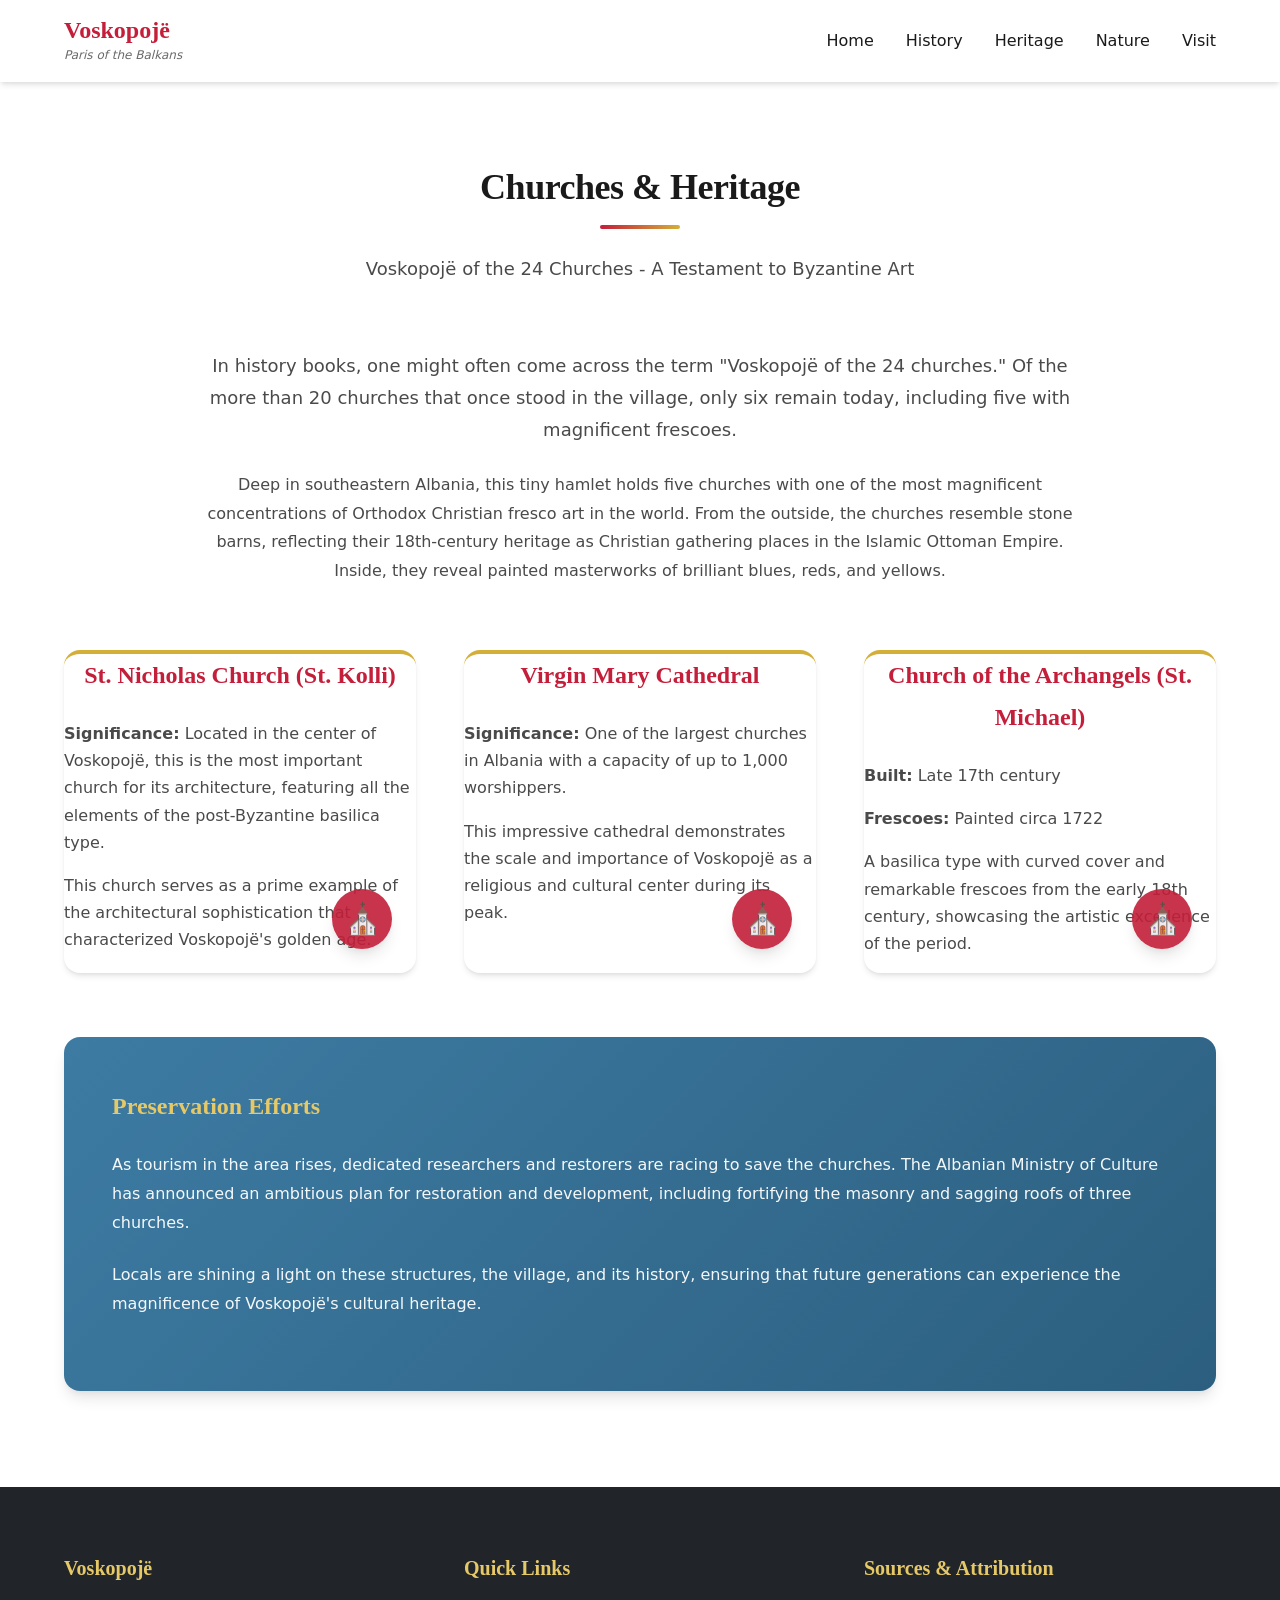
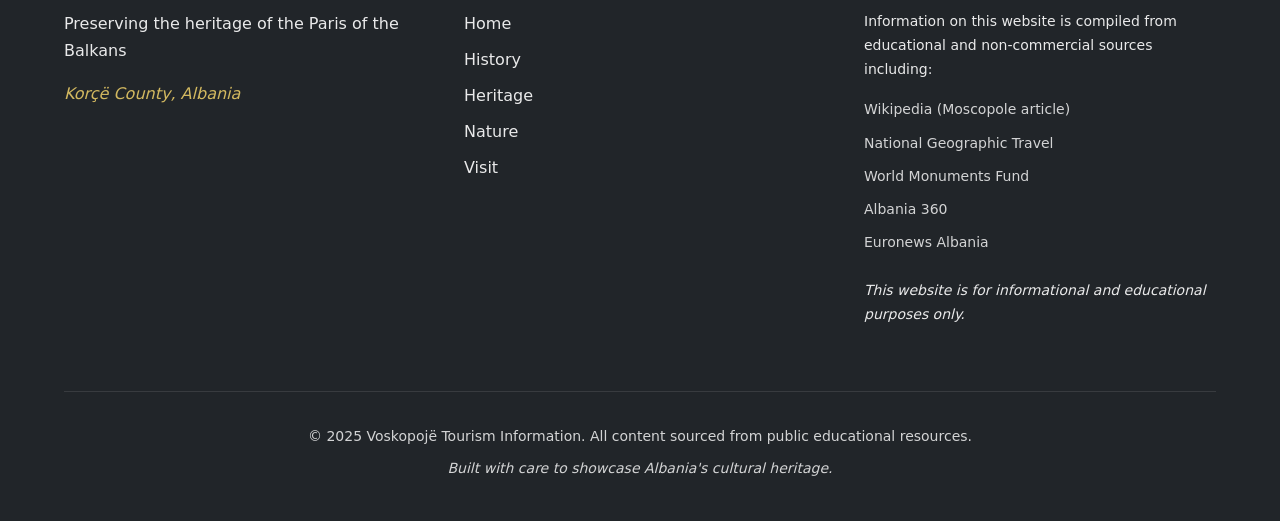
<file: heritage.html>
<!DOCTYPE html>
<html lang="en">
<head>
    <meta charset="UTF-8">
    <meta name="viewport" content="width=device-width, initial-scale=1.0">
    <meta http-equiv="X-UA-Compatible" content="IE=edge">

    <!-- Primary Meta Tags -->
    <title>Byzantine Heritage & Churches of Voskopojë | Albania</title>
    <meta name="title" content="Byzantine Heritage & Churches of Voskopojë">
    <meta name="description" content="Discover the magnificent Byzantine churches and frescoes of Voskopojë, featuring some of the world's most remarkable concentrations of Orthodox Christian art.">
    <meta name="keywords" content="Voskopoje churches, Byzantine frescoes, Albanian churches, Orthodox heritage, Byzantine art">
    <meta name="author" content="Voskopojë Tourism">
    <meta name="robots" content="index, follow">

    <link rel="stylesheet" href="css/styles.css">
</head>
<body>
    <!-- Skip to main content for accessibility -->
    <a href="#main-content" class="skip-to-main">Skip to main content</a>

    <!-- Navigation -->
    <nav class="navbar" role="navigation" aria-label="Main navigation">
        <div class="container">
            <div class="nav-brand">
                <h1 class="logo">Voskopojë</h1>
                <p class="tagline">Paris of the Balkans</p>
            </div>
            <button class="nav-toggle" aria-label="Toggle navigation menu" aria-expanded="false">
                <span class="hamburger"></span>
            </button>
            <ul class="nav-menu">
                <li><a href="index.html" class="nav-link">Home</a></li>
                <li><a href="history.html" class="nav-link">History</a></li>
                <li><a href="heritage.html" class="nav-link">Heritage</a></li>
                <li><a href="nature.html" class="nav-link">Nature</a></li>
                <li><a href="visit.html" class="nav-link">Visit</a></li>
            </ul>
        </div>
    </nav>

    <main id="main-content" style="margin-top: 70px;">
        <!-- Heritage Section -->
        <section id="heritage" class="section heritage-section">
            <div class="container">
                <div class="section-header">
                    <h2 class="section-title">Churches & Heritage</h2>
                    <div class="title-underline"></div>
                    <p class="section-subtitle">Voskopojë of the 24 Churches - A Testament to Byzantine Art</p>
                </div>

                <div class="heritage-intro">
                    <p class="lead">In history books, one might often come across the term "Voskopojë of the 24 churches." Of the more than 20 churches that once stood in the village, only six remain today, including five with magnificent frescoes.</p>

                    <p>Deep in southeastern Albania, this tiny hamlet holds five churches with one of the most magnificent concentrations of Orthodox Christian fresco art in the world. From the outside, the churches resemble stone barns, reflecting their 18th-century heritage as Christian gathering places in the Islamic Ottoman Empire. Inside, they reveal painted masterworks of brilliant blues, reds, and yellows.</p>
                </div>

                <div class="churches-grid">
                    <article class="church-card">
                        <div class="church-icon" aria-hidden="true">⛪</div>
                        <h3>St. Nicholas Church (St. Kolli)</h3>
                        <p><strong>Significance:</strong> Located in the center of Voskopojë, this is the most important church for its architecture, featuring all the elements of the post-Byzantine basilica type.</p>
                        <p>This church serves as a prime example of the architectural sophistication that characterized Voskopojë's golden age.</p>
                    </article>

                    <article class="church-card">
                        <div class="church-icon" aria-hidden="true">⛪</div>
                        <h3>Virgin Mary Cathedral</h3>
                        <p><strong>Significance:</strong> One of the largest churches in Albania with a capacity of up to 1,000 worshippers.</p>
                        <p>This impressive cathedral demonstrates the scale and importance of Voskopojë as a religious and cultural center during its peak.</p>
                    </article>

                    <article class="church-card">
                        <div class="church-icon" aria-hidden="true">⛪</div>
                        <h3>Church of the Archangels (St. Michael)</h3>
                        <p><strong>Built:</strong> Late 17th century</p>
                        <p><strong>Frescoes:</strong> Painted circa 1722</p>
                        <p>A basilica type with curved cover and remarkable frescoes from the early 18th century, showcasing the artistic excellence of the period.</p>
                    </article>
                </div>

                <div class="heritage-preservation">
                    <h3>Preservation Efforts</h3>
                    <p>As tourism in the area rises, dedicated researchers and restorers are racing to save the churches. The Albanian Ministry of Culture has announced an ambitious plan for restoration and development, including fortifying the masonry and sagging roofs of three churches.</p>

                    <p>Locals are shining a light on these structures, the village, and its history, ensuring that future generations can experience the magnificence of Voskopojë's cultural heritage.</p>
                </div>
            </div>
        </section>
    </main>

    <!-- Footer -->
    <footer class="footer" role="contentinfo">
        <div class="container">
            <div class="footer-grid">
                <div class="footer-section">
                    <h3>Voskopojë</h3>
                    <p>Preserving the heritage of the Paris of the Balkans</p>
                    <p class="footer-location">Korçë County, Albania</p>
                </div>

                <div class="footer-section">
                    <h3>Quick Links</h3>
                    <ul class="footer-links">
                        <li><a href="index.html">Home</a></li>
                        <li><a href="history.html">History</a></li>
                        <li><a href="heritage.html">Heritage</a></li>
                        <li><a href="nature.html">Nature</a></li>
                        <li><a href="visit.html">Visit</a></li>
                    </ul>
                </div>

                <div class="footer-section">
                    <h3>Sources & Attribution</h3>
                    <p class="sources">Information on this website is compiled from educational and non-commercial sources including:</p>
                    <ul class="sources-list">
                        <li>Wikipedia (Moscopole article)</li>
                        <li>National Geographic Travel</li>
                        <li>World Monuments Fund</li>
                        <li>Albania 360</li>
                        <li>Euronews Albania</li>
                    </ul>
                    <p class="disclaimer">This website is for informational and educational purposes only.</p>
                </div>
            </div>

            <div class="footer-bottom">
                <p>&copy; 2025 Voskopojë Tourism Information. All content sourced from public educational resources.</p>
                <p class="attribution">Built with care to showcase Albania's cultural heritage.</p>
            </div>
        </div>
    </footer>

    <!-- Back to Top Button -->
    <button id="back-to-top" class="back-to-top" aria-label="Back to top" title="Back to top">
        <span class="arrow-up">↑</span>
    </button>

    <script src="js/main.js"></script>
</body>
</html>
</file>
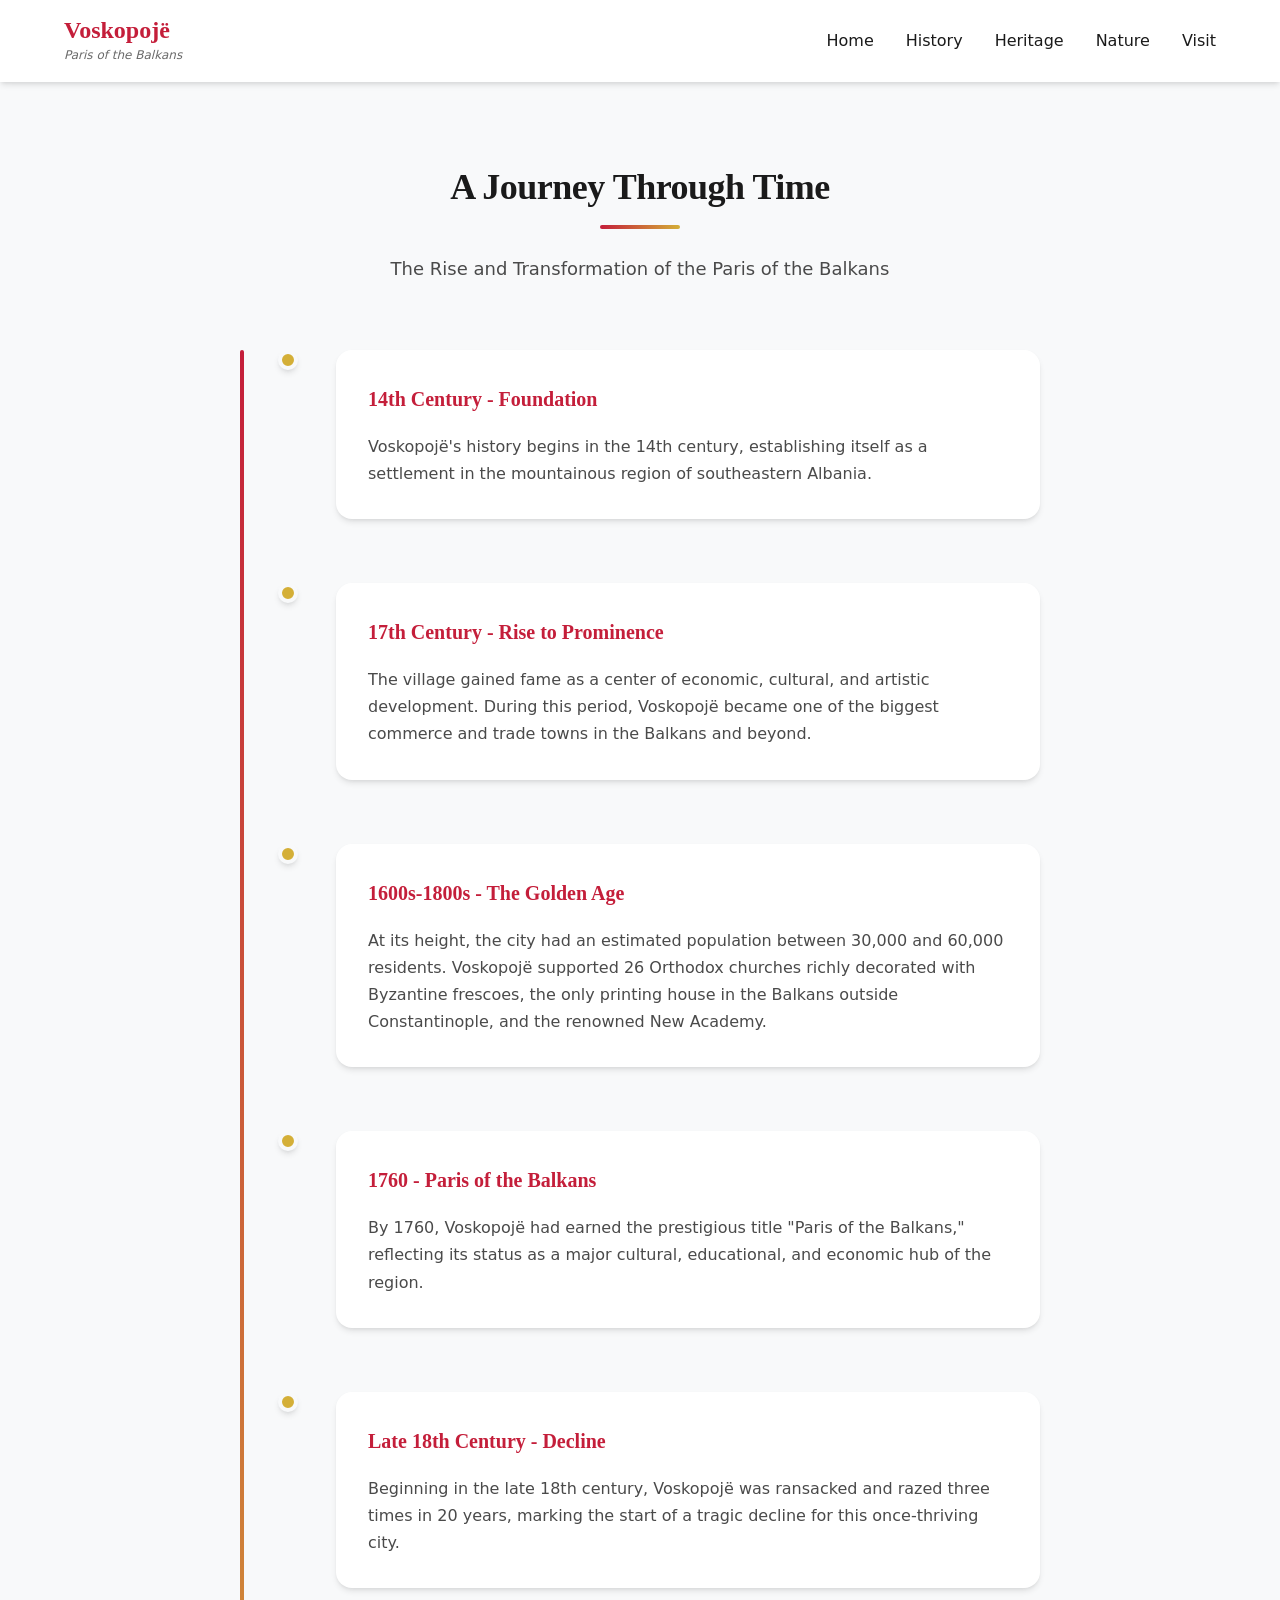
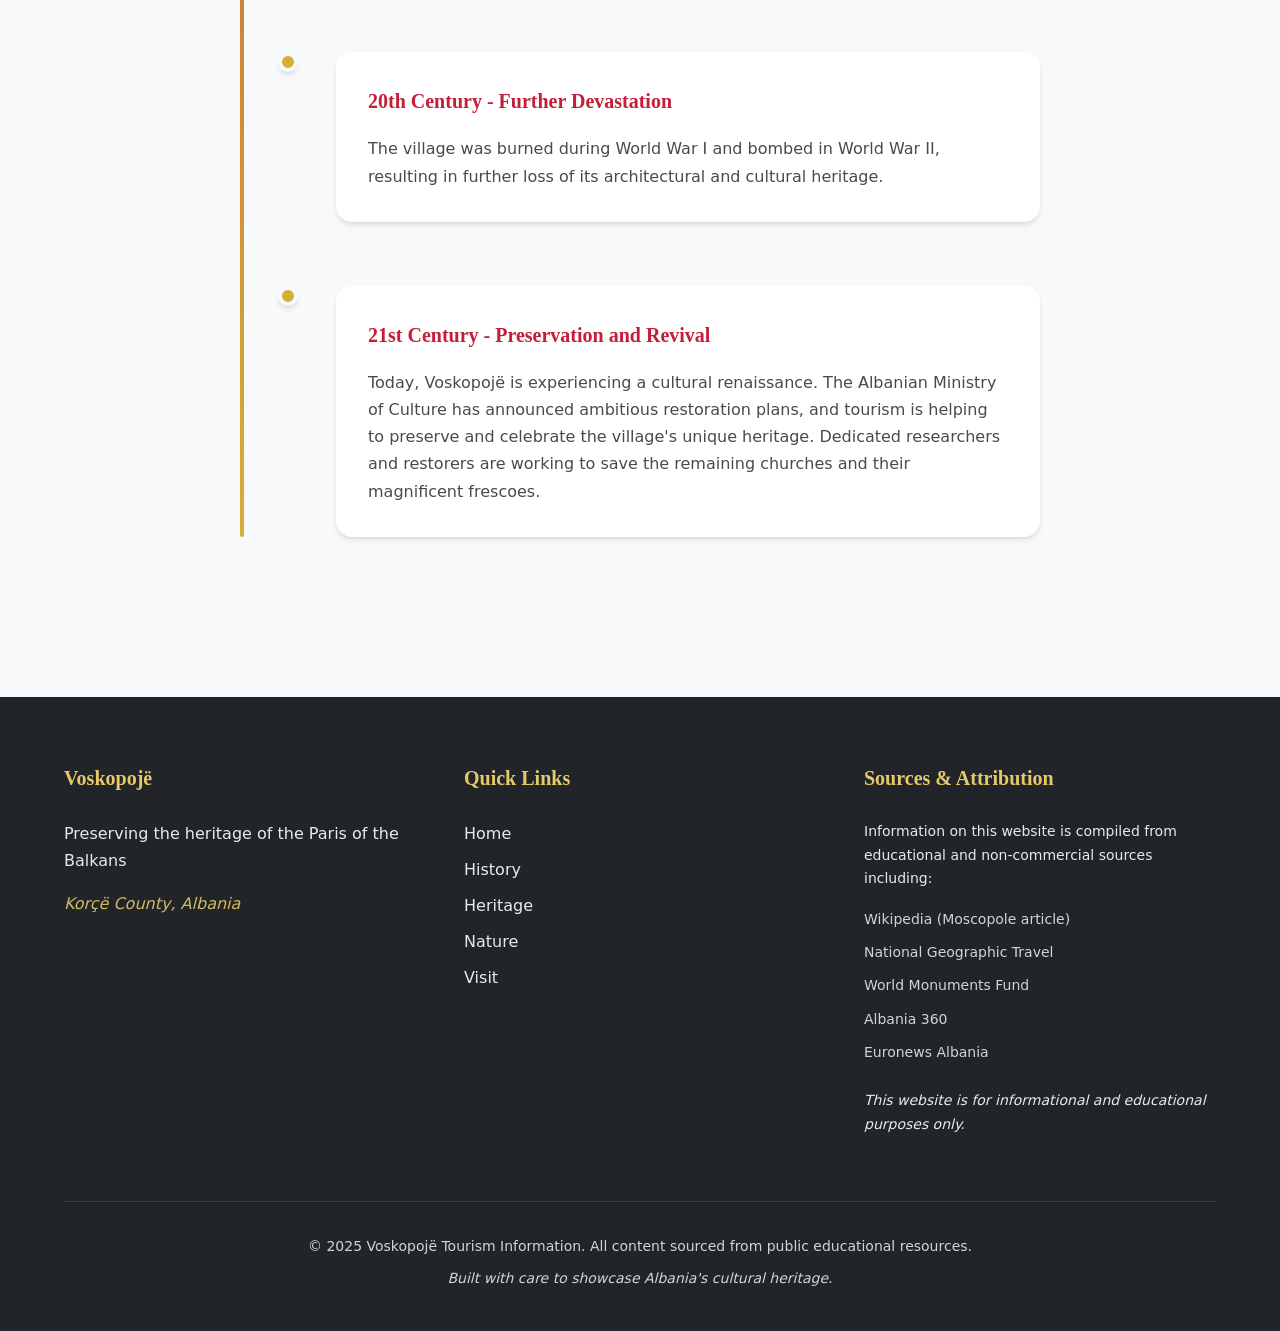
<file: history.html>
<!DOCTYPE html>
<html lang="en">
<head>
    <meta charset="UTF-8">
    <meta name="viewport" content="width=device-width, initial-scale=1.0">
    <meta http-equiv="X-UA-Compatible" content="IE=edge">

    <!-- Primary Meta Tags -->
    <title>History of Voskopojë - The Paris of the Balkans | Albania</title>
    <meta name="title" content="History of Voskopojë - The Paris of the Balkans">
    <meta name="description" content="Explore the fascinating history of Voskopojë, from its 14th century origins to its golden age as the 'Paris of the Balkans' and its modern revival.">
    <meta name="keywords" content="Voskopoje history, Moscopole history, Albanian heritage, Balkans history, Byzantine culture">
    <meta name="author" content="Voskopojë Tourism">
    <meta name="robots" content="index, follow">

    <link rel="stylesheet" href="css/styles.css">
</head>
<body>
    <!-- Skip to main content for accessibility -->
    <a href="#main-content" class="skip-to-main">Skip to main content</a>

    <!-- Navigation -->
    <nav class="navbar" role="navigation" aria-label="Main navigation">
        <div class="container">
            <div class="nav-brand">
                <h1 class="logo">Voskopojë</h1>
                <p class="tagline">Paris of the Balkans</p>
            </div>
            <button class="nav-toggle" aria-label="Toggle navigation menu" aria-expanded="false">
                <span class="hamburger"></span>
            </button>
            <ul class="nav-menu">
                <li><a href="index.html" class="nav-link">Home</a></li>
                <li><a href="history.html" class="nav-link">History</a></li>
                <li><a href="heritage.html" class="nav-link">Heritage</a></li>
                <li><a href="nature.html" class="nav-link">Nature</a></li>
                <li><a href="visit.html" class="nav-link">Visit</a></li>
            </ul>
        </div>
    </nav>

    <main id="main-content" style="margin-top: 70px;">
        <!-- History Section -->
        <section id="history" class="section history-section">
            <div class="container">
                <div class="section-header">
                    <h2 class="section-title">A Journey Through Time</h2>
                    <div class="title-underline"></div>
                    <p class="section-subtitle">The Rise and Transformation of the Paris of the Balkans</p>
                </div>

                <div class="timeline">
                    <article class="timeline-item">
                        <div class="timeline-marker"></div>
                        <div class="timeline-content">
                            <h3 class="timeline-title">14th Century - Foundation</h3>
                            <p>Voskopojë's history begins in the 14th century, establishing itself as a settlement in the mountainous region of southeastern Albania.</p>
                        </div>
                    </article>

                    <article class="timeline-item">
                        <div class="timeline-marker"></div>
                        <div class="timeline-content">
                            <h3 class="timeline-title">17th Century - Rise to Prominence</h3>
                            <p>The village gained fame as a center of economic, cultural, and artistic development. During this period, Voskopojë became one of the biggest commerce and trade towns in the Balkans and beyond.</p>
                        </div>
                    </article>

                    <article class="timeline-item">
                        <div class="timeline-marker"></div>
                        <div class="timeline-content">
                            <h3 class="timeline-title">1600s-1800s - The Golden Age</h3>
                            <p>At its height, the city had an estimated population between 30,000 and 60,000 residents. Voskopojë supported 26 Orthodox churches richly decorated with Byzantine frescoes, the only printing house in the Balkans outside Constantinople, and the renowned New Academy.</p>
                        </div>
                    </article>

                    <article class="timeline-item">
                        <div class="timeline-marker"></div>
                        <div class="timeline-content">
                            <h3 class="timeline-title">1760 - Paris of the Balkans</h3>
                            <p>By 1760, Voskopojë had earned the prestigious title "Paris of the Balkans," reflecting its status as a major cultural, educational, and economic hub of the region.</p>
                        </div>
                    </article>

                    <article class="timeline-item">
                        <div class="timeline-marker"></div>
                        <div class="timeline-content">
                            <h3 class="timeline-title">Late 18th Century - Decline</h3>
                            <p>Beginning in the late 18th century, Voskopojë was ransacked and razed three times in 20 years, marking the start of a tragic decline for this once-thriving city.</p>
                        </div>
                    </article>

                    <article class="timeline-item">
                        <div class="timeline-marker"></div>
                        <div class="timeline-content">
                            <h3 class="timeline-title">20th Century - Further Devastation</h3>
                            <p>The village was burned during World War I and bombed in World War II, resulting in further loss of its architectural and cultural heritage.</p>
                        </div>
                    </article>

                    <article class="timeline-item">
                        <div class="timeline-marker"></div>
                        <div class="timeline-content">
                            <h3 class="timeline-title">21st Century - Preservation and Revival</h3>
                            <p>Today, Voskopojë is experiencing a cultural renaissance. The Albanian Ministry of Culture has announced ambitious restoration plans, and tourism is helping to preserve and celebrate the village's unique heritage. Dedicated researchers and restorers are working to save the remaining churches and their magnificent frescoes.</p>
                        </div>
                    </article>
                </div>
            </div>
        </section>
    </main>

    <!-- Footer -->
    <footer class="footer" role="contentinfo">
        <div class="container">
            <div class="footer-grid">
                <div class="footer-section">
                    <h3>Voskopojë</h3>
                    <p>Preserving the heritage of the Paris of the Balkans</p>
                    <p class="footer-location">Korçë County, Albania</p>
                </div>

                <div class="footer-section">
                    <h3>Quick Links</h3>
                    <ul class="footer-links">
                        <li><a href="index.html">Home</a></li>
                        <li><a href="history.html">History</a></li>
                        <li><a href="heritage.html">Heritage</a></li>
                        <li><a href="nature.html">Nature</a></li>
                        <li><a href="visit.html">Visit</a></li>
                    </ul>
                </div>

                <div class="footer-section">
                    <h3>Sources & Attribution</h3>
                    <p class="sources">Information on this website is compiled from educational and non-commercial sources including:</p>
                    <ul class="sources-list">
                        <li>Wikipedia (Moscopole article)</li>
                        <li>National Geographic Travel</li>
                        <li>World Monuments Fund</li>
                        <li>Albania 360</li>
                        <li>Euronews Albania</li>
                    </ul>
                    <p class="disclaimer">This website is for informational and educational purposes only.</p>
                </div>
            </div>

            <div class="footer-bottom">
                <p>&copy; 2025 Voskopojë Tourism Information. All content sourced from public educational resources.</p>
                <p class="attribution">Built with care to showcase Albania's cultural heritage.</p>
            </div>
        </div>
    </footer>

    <!-- Back to Top Button -->
    <button id="back-to-top" class="back-to-top" aria-label="Back to top" title="Back to top">
        <span class="arrow-up">↑</span>
    </button>

    <script src="js/main.js"></script>
</body>
</html>
</file>
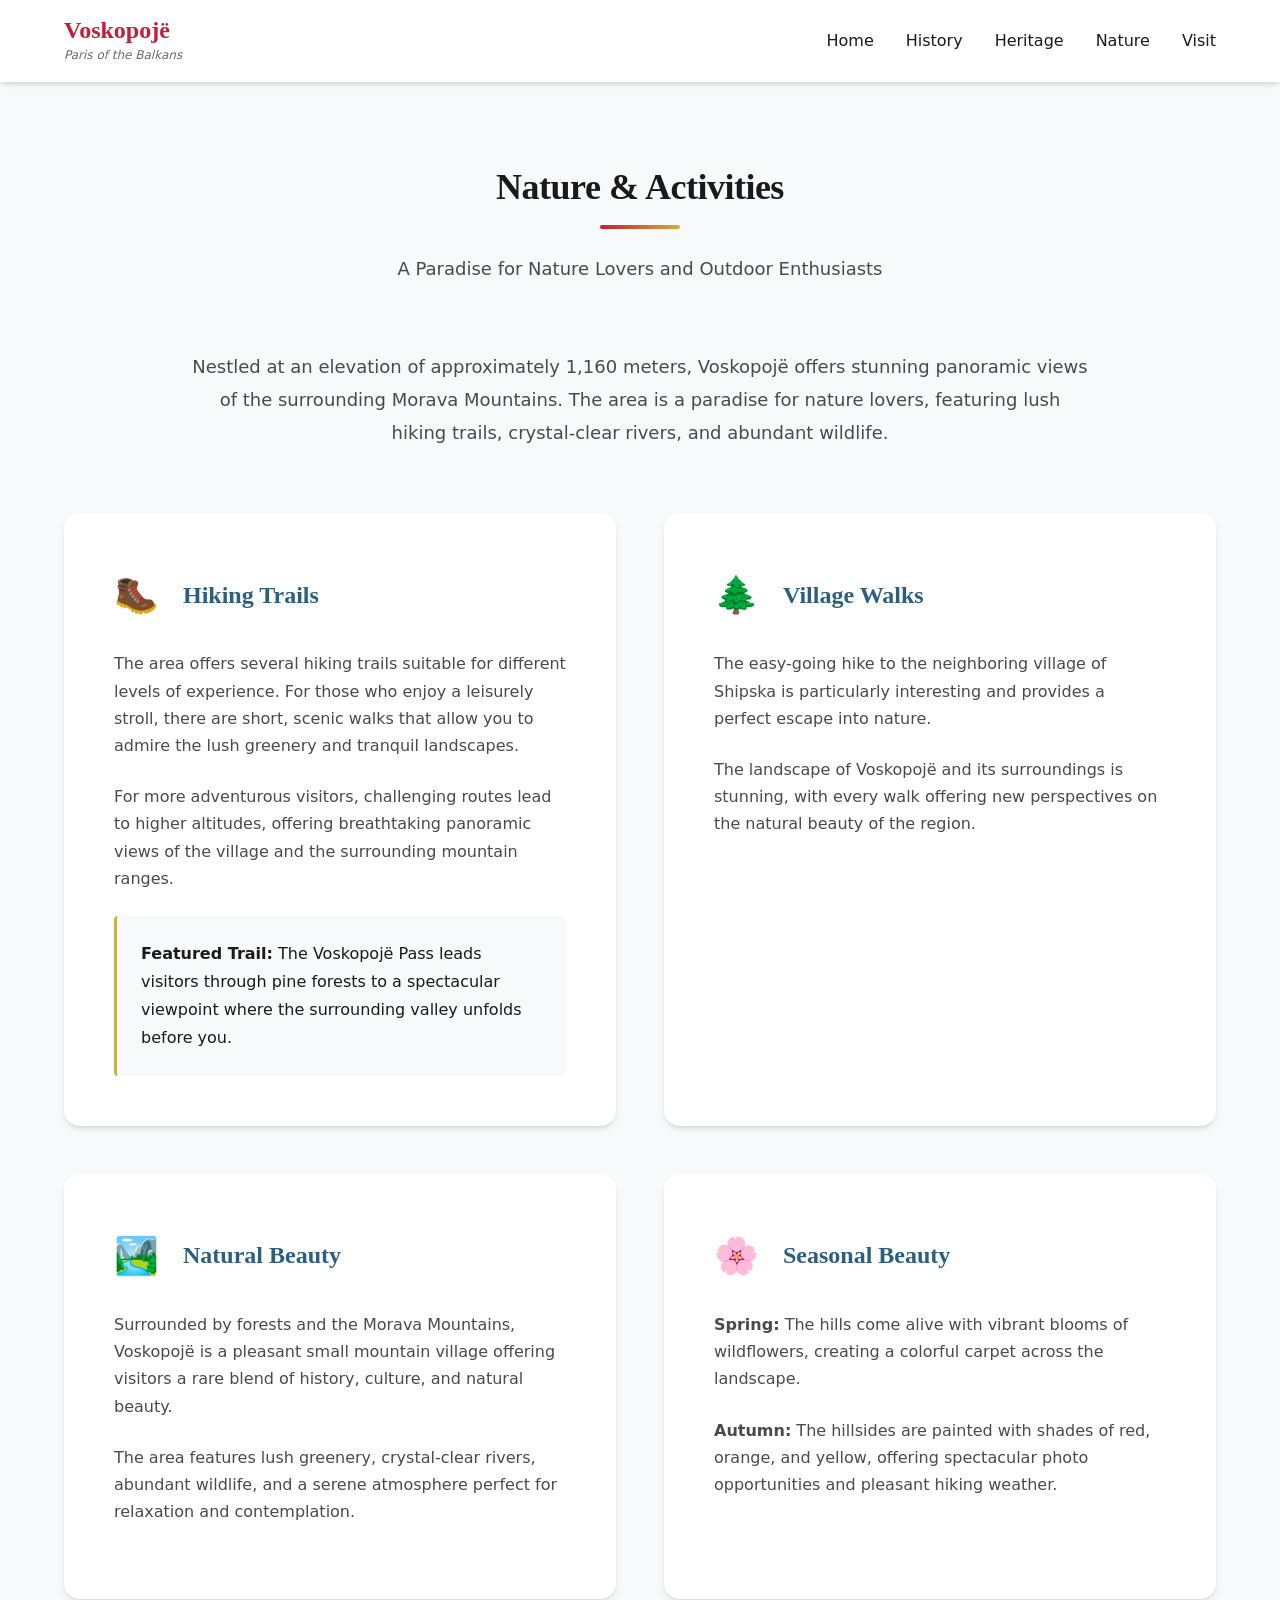
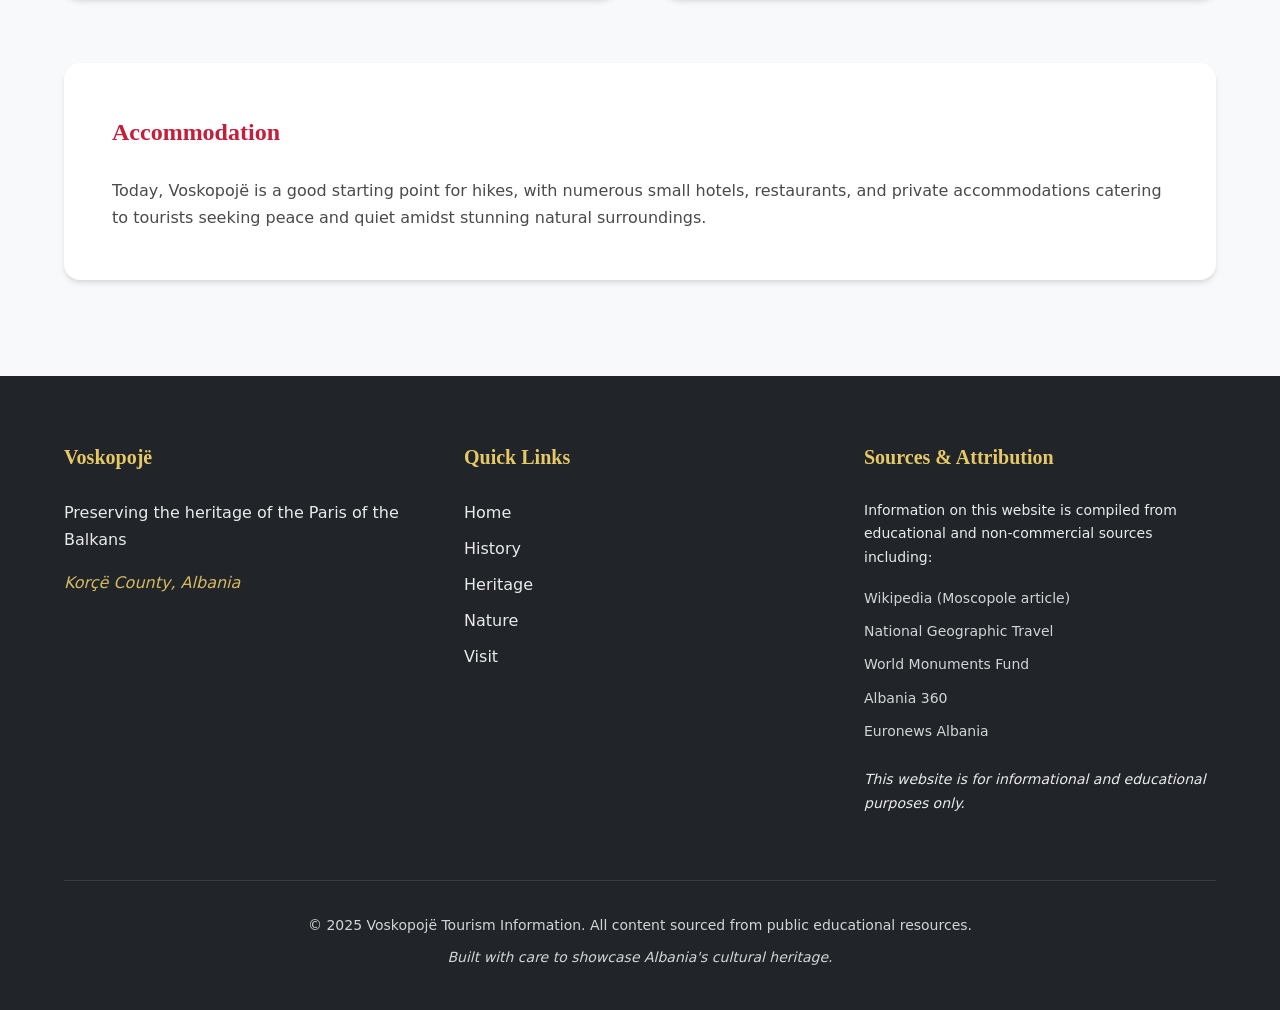
<file: nature.html>
<!DOCTYPE html>
<html lang="en">
<head>
    <meta charset="UTF-8">
    <meta name="viewport" content="width=device-width, initial-scale=1.0">
    <meta http-equiv="X-UA-Compatible" content="IE=edge">

    <!-- Primary Meta Tags -->
    <title>Nature & Activities in Voskopojë | Hiking & Mountain Adventures</title>
    <meta name="title" content="Nature & Activities in Voskopojë">
    <meta name="description" content="Explore the natural beauty of Voskopojë with hiking trails, mountain scenery, and outdoor activities in the Morava Mountains of Albania.">
    <meta name="keywords" content="Voskopoje hiking, Albania nature, Morava Mountains, outdoor activities Albania, mountain trails">
    <meta name="author" content="Voskopojë Tourism">
    <meta name="robots" content="index, follow">

    <link rel="stylesheet" href="css/styles.css">
</head>
<body>
    <!-- Skip to main content for accessibility -->
    <a href="#main-content" class="skip-to-main">Skip to main content</a>

    <!-- Navigation -->
    <nav class="navbar" role="navigation" aria-label="Main navigation">
        <div class="container">
            <div class="nav-brand">
                <h1 class="logo">Voskopojë</h1>
                <p class="tagline">Paris of the Balkans</p>
            </div>
            <button class="nav-toggle" aria-label="Toggle navigation menu" aria-expanded="false">
                <span class="hamburger"></span>
            </button>
            <ul class="nav-menu">
                <li><a href="index.html" class="nav-link">Home</a></li>
                <li><a href="history.html" class="nav-link">History</a></li>
                <li><a href="heritage.html" class="nav-link">Heritage</a></li>
                <li><a href="nature.html" class="nav-link">Nature</a></li>
                <li><a href="visit.html" class="nav-link">Visit</a></li>
            </ul>
        </div>
    </nav>

    <main id="main-content" style="margin-top: 70px;">
        <!-- Nature & Activities Section -->
        <section id="nature" class="section nature-section">
            <div class="container">
                <div class="section-header">
                    <h2 class="section-title">Nature & Activities</h2>
                    <div class="title-underline"></div>
                    <p class="section-subtitle">A Paradise for Nature Lovers and Outdoor Enthusiasts</p>
                </div>

                <div class="nature-intro">
                    <p class="lead">Nestled at an elevation of approximately 1,160 meters, Voskopojë offers stunning panoramic views of the surrounding Morava Mountains. The area is a paradise for nature lovers, featuring lush hiking trails, crystal-clear rivers, and abundant wildlife.</p>
                </div>

                <div class="activities-grid">
                    <article class="activity-card">
                        <div class="activity-header">
                            <span class="activity-icon" aria-hidden="true">🥾</span>
                            <h3>Hiking Trails</h3>
                        </div>
                        <p>The area offers several hiking trails suitable for different levels of experience. For those who enjoy a leisurely stroll, there are short, scenic walks that allow you to admire the lush greenery and tranquil landscapes.</p>
                        <p>For more adventurous visitors, challenging routes lead to higher altitudes, offering breathtaking panoramic views of the village and the surrounding mountain ranges.</p>
                        <div class="activity-highlight">
                            <strong>Featured Trail:</strong> The Voskopojë Pass leads visitors through pine forests to a spectacular viewpoint where the surrounding valley unfolds before you.
                        </div>
                    </article>

                    <article class="activity-card">
                        <div class="activity-header">
                            <span class="activity-icon" aria-hidden="true">🌲</span>
                            <h3>Village Walks</h3>
                        </div>
                        <p>The easy-going hike to the neighboring village of Shipska is particularly interesting and provides a perfect escape into nature.</p>
                        <p>The landscape of Voskopojë and its surroundings is stunning, with every walk offering new perspectives on the natural beauty of the region.</p>
                    </article>

                    <article class="activity-card">
                        <div class="activity-header">
                            <span class="activity-icon" aria-hidden="true">🏞️</span>
                            <h3>Natural Beauty</h3>
                        </div>
                        <p>Surrounded by forests and the Morava Mountains, Voskopojë is a pleasant small mountain village offering visitors a rare blend of history, culture, and natural beauty.</p>
                        <p>The area features lush greenery, crystal-clear rivers, abundant wildlife, and a serene atmosphere perfect for relaxation and contemplation.</p>
                    </article>

                    <article class="activity-card">
                        <div class="activity-header">
                            <span class="activity-icon" aria-hidden="true">🌸</span>
                            <h3>Seasonal Beauty</h3>
                        </div>
                        <p><strong>Spring:</strong> The hills come alive with vibrant blooms of wildflowers, creating a colorful carpet across the landscape.</p>
                        <p><strong>Autumn:</strong> The hillsides are painted with shades of red, orange, and yellow, offering spectacular photo opportunities and pleasant hiking weather.</p>
                    </article>
                </div>

                <div class="accommodation-info">
                    <h3>Accommodation</h3>
                    <p>Today, Voskopojë is a good starting point for hikes, with numerous small hotels, restaurants, and private accommodations catering to tourists seeking peace and quiet amidst stunning natural surroundings.</p>
                </div>
            </div>
        </section>
    </main>

    <!-- Footer -->
    <footer class="footer" role="contentinfo">
        <div class="container">
            <div class="footer-grid">
                <div class="footer-section">
                    <h3>Voskopojë</h3>
                    <p>Preserving the heritage of the Paris of the Balkans</p>
                    <p class="footer-location">Korçë County, Albania</p>
                </div>

                <div class="footer-section">
                    <h3>Quick Links</h3>
                    <ul class="footer-links">
                        <li><a href="index.html">Home</a></li>
                        <li><a href="history.html">History</a></li>
                        <li><a href="heritage.html">Heritage</a></li>
                        <li><a href="nature.html">Nature</a></li>
                        <li><a href="visit.html">Visit</a></li>
                    </ul>
                </div>

                <div class="footer-section">
                    <h3>Sources & Attribution</h3>
                    <p class="sources">Information on this website is compiled from educational and non-commercial sources including:</p>
                    <ul class="sources-list">
                        <li>Wikipedia (Moscopole article)</li>
                        <li>National Geographic Travel</li>
                        <li>World Monuments Fund</li>
                        <li>Albania 360</li>
                        <li>Euronews Albania</li>
                    </ul>
                    <p class="disclaimer">This website is for informational and educational purposes only.</p>
                </div>
            </div>

            <div class="footer-bottom">
                <p>&copy; 2025 Voskopojë Tourism Information. All content sourced from public educational resources.</p>
                <p class="attribution">Built with care to showcase Albania's cultural heritage.</p>
            </div>
        </div>
    </footer>

    <!-- Back to Top Button -->
    <button id="back-to-top" class="back-to-top" aria-label="Back to top" title="Back to top">
        <span class="arrow-up">↑</span>
    </button>

    <script src="js/main.js"></script>
</body>
</html>
</file>
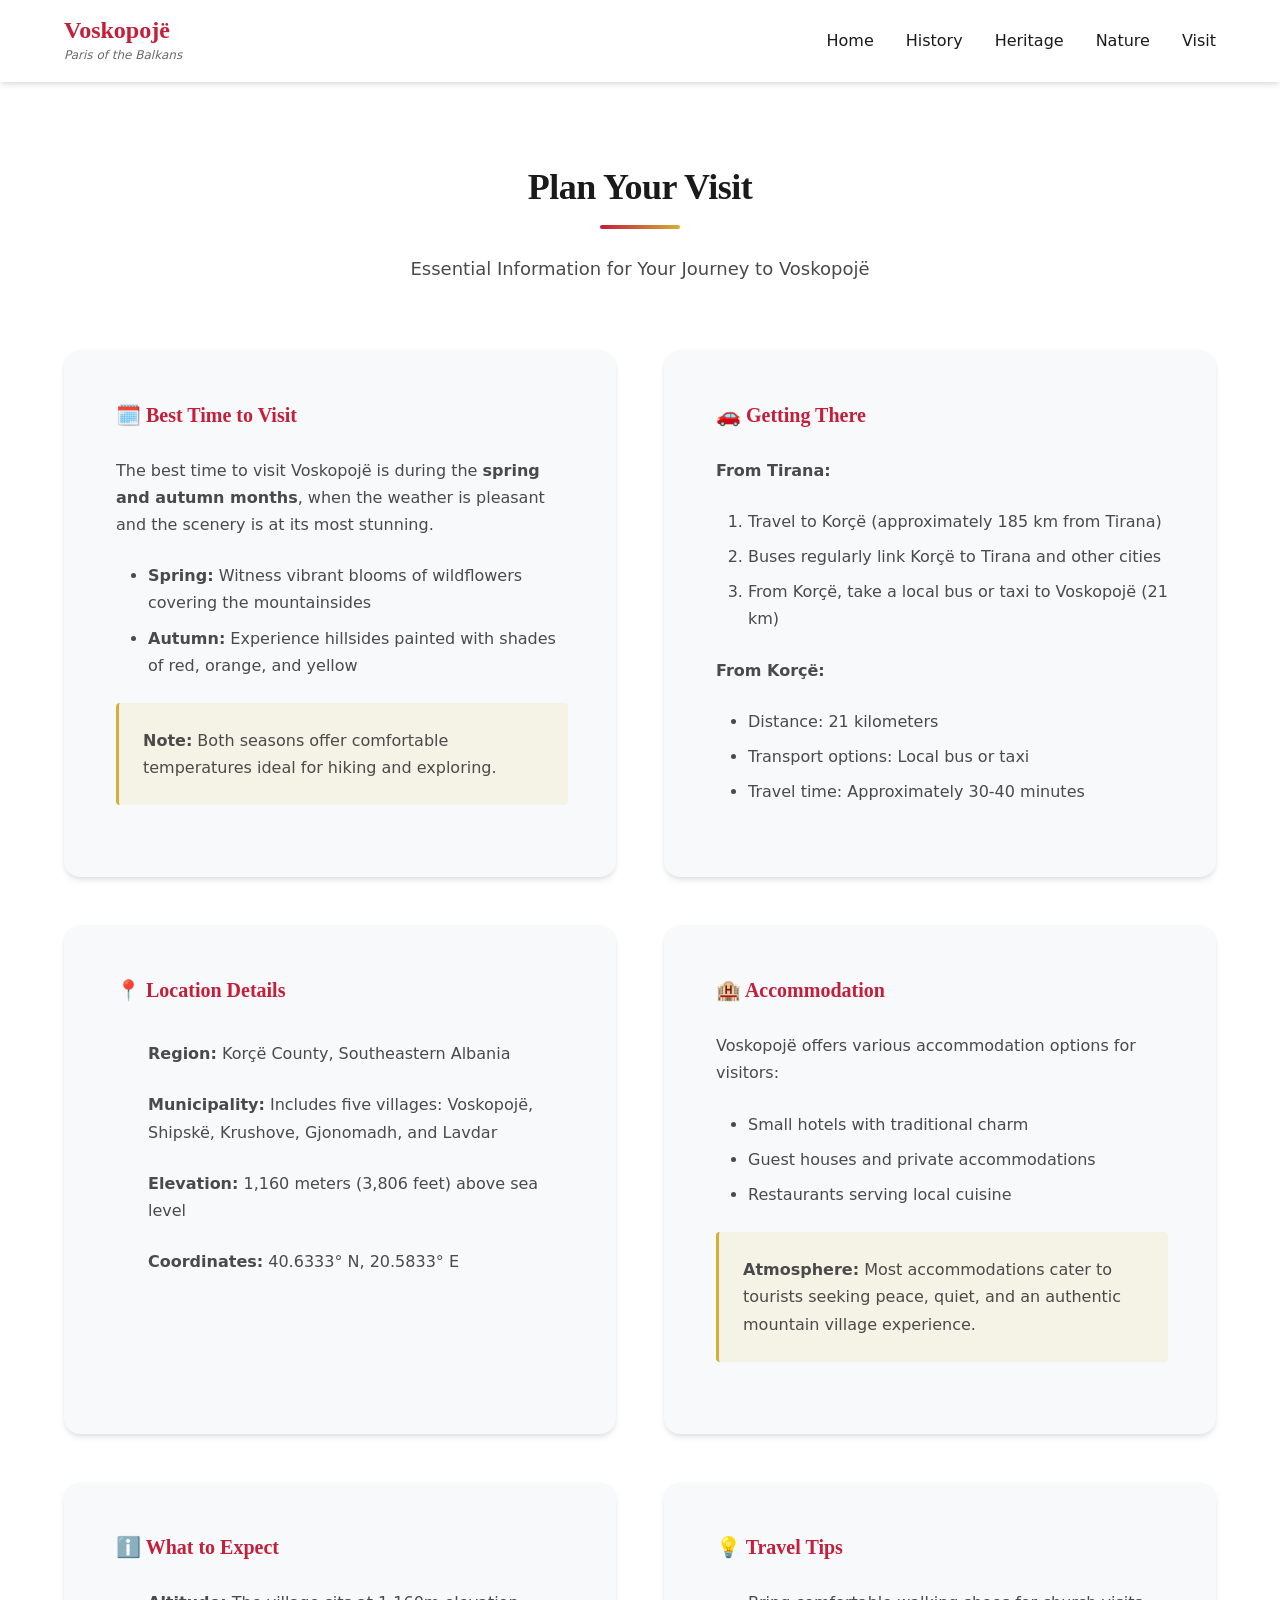
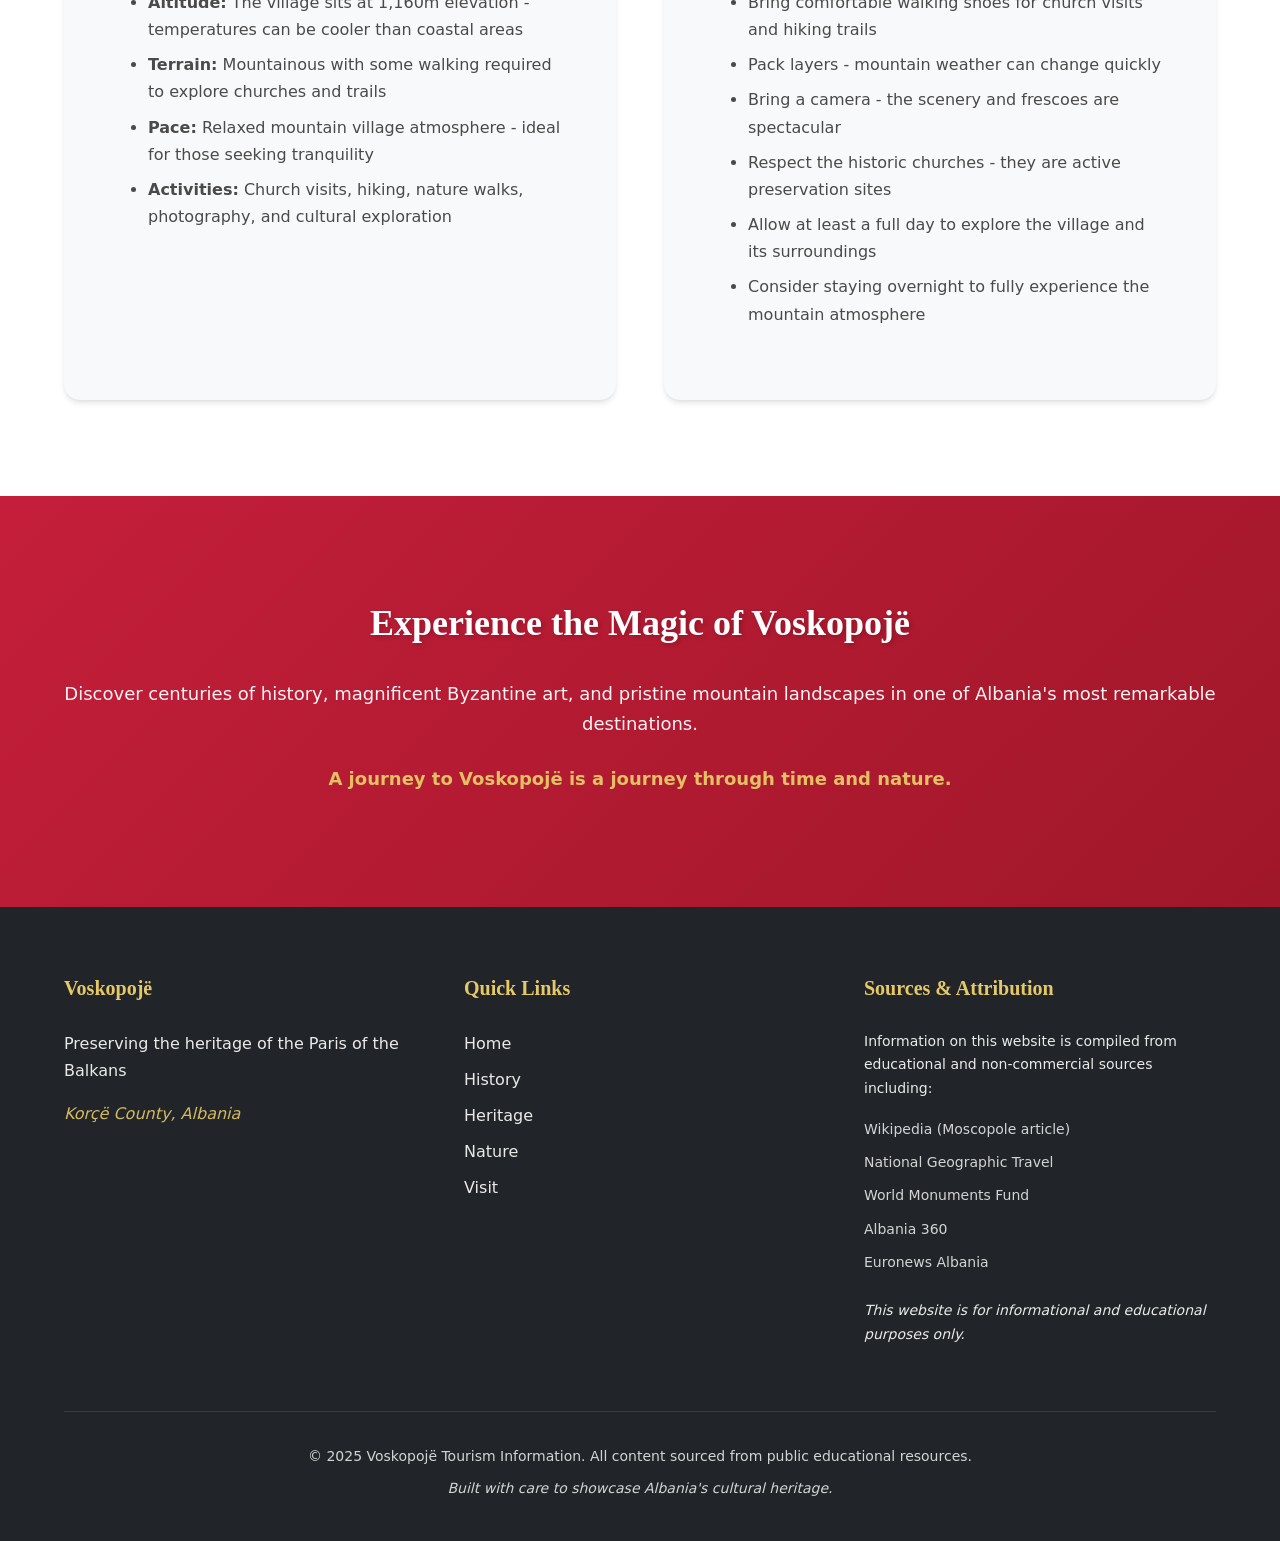
<file: visit.html>
<!DOCTYPE html>
<html lang="en">
<head>
    <meta charset="UTF-8">
    <meta name="viewport" content="width=device-width, initial-scale=1.0">
    <meta http-equiv="X-UA-Compatible" content="IE=edge">

    <!-- Primary Meta Tags -->
    <title>Plan Your Visit to Voskopojë | Travel Guide & Tips</title>
    <meta name="title" content="Plan Your Visit to Voskopojë">
    <meta name="description" content="Essential travel information for visiting Voskopojë, Albania. Find out how to get there, when to visit, where to stay, and what to expect.">
    <meta name="keywords" content="visit Voskopoje, Albania travel guide, Korce to Voskopoje, accommodation Albania">
    <meta name="author" content="Voskopojë Tourism">
    <meta name="robots" content="index, follow">

    <link rel="stylesheet" href="css/styles.css">
</head>
<body>
    <!-- Skip to main content for accessibility -->
    <a href="#main-content" class="skip-to-main">Skip to main content</a>

    <!-- Navigation -->
    <nav class="navbar" role="navigation" aria-label="Main navigation">
        <div class="container">
            <div class="nav-brand">
                <h1 class="logo">Voskopojë</h1>
                <p class="tagline">Paris of the Balkans</p>
            </div>
            <button class="nav-toggle" aria-label="Toggle navigation menu" aria-expanded="false">
                <span class="hamburger"></span>
            </button>
            <ul class="nav-menu">
                <li><a href="index.html" class="nav-link">Home</a></li>
                <li><a href="history.html" class="nav-link">History</a></li>
                <li><a href="heritage.html" class="nav-link">Heritage</a></li>
                <li><a href="nature.html" class="nav-link">Nature</a></li>
                <li><a href="visit.html" class="nav-link">Visit</a></li>
            </ul>
        </div>
    </nav>

    <main id="main-content" style="margin-top: 70px;">
        <!-- Visit Section -->
        <section id="visit" class="section visit-section">
            <div class="container">
                <div class="section-header">
                    <h2 class="section-title">Plan Your Visit</h2>
                    <div class="title-underline"></div>
                    <p class="section-subtitle">Essential Information for Your Journey to Voskopojë</p>
                </div>

                <div class="visit-grid">
                    <div class="visit-card">
                        <h3>🗓️ Best Time to Visit</h3>
                        <p>The best time to visit Voskopojë is during the <strong>spring and autumn months</strong>, when the weather is pleasant and the scenery is at its most stunning.</p>
                        <ul class="season-list">
                            <li><strong>Spring:</strong> Witness vibrant blooms of wildflowers covering the mountainsides</li>
                            <li><strong>Autumn:</strong> Experience hillsides painted with shades of red, orange, and yellow</li>
                        </ul>
                        <p class="tip"><strong>Note:</strong> Both seasons offer comfortable temperatures ideal for hiking and exploring.</p>
                    </div>

                    <div class="visit-card">
                        <h3>🚗 Getting There</h3>
                        <p><strong>From Tirana:</strong></p>
                        <ol class="directions-list">
                            <li>Travel to Korçë (approximately 185 km from Tirana)</li>
                            <li>Buses regularly link Korçë to Tirana and other cities</li>
                            <li>From Korçë, take a local bus or taxi to Voskopojë (21 km)</li>
                        </ol>

                        <p><strong>From Korçë:</strong></p>
                        <ul class="directions-list">
                            <li>Distance: 21 kilometers</li>
                            <li>Transport options: Local bus or taxi</li>
                            <li>Travel time: Approximately 30-40 minutes</li>
                        </ul>
                    </div>

                    <div class="visit-card">
                        <h3>📍 Location Details</h3>
                        <ul class="info-list">
                            <li><strong>Region:</strong> Korçë County, Southeastern Albania</li>
                            <li><strong>Municipality:</strong> Includes five villages: Voskopojë, Shipskë, Krushove, Gjonomadh, and Lavdar</li>
                            <li><strong>Elevation:</strong> 1,160 meters (3,806 feet) above sea level</li>
                            <li><strong>Coordinates:</strong> 40.6333° N, 20.5833° E</li>
                        </ul>
                    </div>

                    <div class="visit-card">
                        <h3>🏨 Accommodation</h3>
                        <p>Voskopojë offers various accommodation options for visitors:</p>
                        <ul class="accommodation-list">
                            <li>Small hotels with traditional charm</li>
                            <li>Guest houses and private accommodations</li>
                            <li>Restaurants serving local cuisine</li>
                        </ul>
                        <p class="tip"><strong>Atmosphere:</strong> Most accommodations cater to tourists seeking peace, quiet, and an authentic mountain village experience.</p>
                    </div>

                    <div class="visit-card">
                        <h3>ℹ️ What to Expect</h3>
                        <ul class="expectations-list">
                            <li><strong>Altitude:</strong> The village sits at 1,160m elevation - temperatures can be cooler than coastal areas</li>
                            <li><strong>Terrain:</strong> Mountainous with some walking required to explore churches and trails</li>
                            <li><strong>Pace:</strong> Relaxed mountain village atmosphere - ideal for those seeking tranquility</li>
                            <li><strong>Activities:</strong> Church visits, hiking, nature walks, photography, and cultural exploration</li>
                        </ul>
                    </div>

                    <div class="visit-card">
                        <h3>💡 Travel Tips</h3>
                        <ul class="tips-list">
                            <li>Bring comfortable walking shoes for church visits and hiking trails</li>
                            <li>Pack layers - mountain weather can change quickly</li>
                            <li>Bring a camera - the scenery and frescoes are spectacular</li>
                            <li>Respect the historic churches - they are active preservation sites</li>
                            <li>Allow at least a full day to explore the village and its surroundings</li>
                            <li>Consider staying overnight to fully experience the mountain atmosphere</li>
                        </ul>
                    </div>
                </div>
            </div>
        </section>

        <!-- Call to Action Section -->
        <section class="section cta-section">
            <div class="container">
                <div class="cta-content">
                    <h2>Experience the Magic of Voskopojë</h2>
                    <p>Discover centuries of history, magnificent Byzantine art, and pristine mountain landscapes in one of Albania's most remarkable destinations.</p>
                    <p class="cta-subtitle">A journey to Voskopojë is a journey through time and nature.</p>
                </div>
            </div>
        </section>
    </main>

    <!-- Footer -->
    <footer class="footer" role="contentinfo">
        <div class="container">
            <div class="footer-grid">
                <div class="footer-section">
                    <h3>Voskopojë</h3>
                    <p>Preserving the heritage of the Paris of the Balkans</p>
                    <p class="footer-location">Korçë County, Albania</p>
                </div>

                <div class="footer-section">
                    <h3>Quick Links</h3>
                    <ul class="footer-links">
                        <li><a href="index.html">Home</a></li>
                        <li><a href="history.html">History</a></li>
                        <li><a href="heritage.html">Heritage</a></li>
                        <li><a href="nature.html">Nature</a></li>
                        <li><a href="visit.html">Visit</a></li>
                    </ul>
                </div>

                <div class="footer-section">
                    <h3>Sources & Attribution</h3>
                    <p class="sources">Information on this website is compiled from educational and non-commercial sources including:</p>
                    <ul class="sources-list">
                        <li>Wikipedia (Moscopole article)</li>
                        <li>National Geographic Travel</li>
                        <li>World Monuments Fund</li>
                        <li>Albania 360</li>
                        <li>Euronews Albania</li>
                    </ul>
                    <p class="disclaimer">This website is for informational and educational purposes only.</p>
                </div>
            </div>

            <div class="footer-bottom">
                <p>&copy; 2025 Voskopojë Tourism Information. All content sourced from public educational resources.</p>
                <p class="attribution">Built with care to showcase Albania's cultural heritage.</p>
            </div>
        </div>
    </footer>

    <!-- Back to Top Button -->
    <button id="back-to-top" class="back-to-top" aria-label="Back to top" title="Back to top">
        <span class="arrow-up">↑</span>
    </button>

    <script src="js/main.js"></script>
</body>
</html>
</file>
<file: css/styles.css>
/* ===================================
   CSS Custom Properties (Design System)
   =================================== */
:root {
    /* Color Palette - Inspired by Albanian landscapes and Byzantine heritage */
    --primary-color: #c41e3a; /* Albanian red */
    --primary-dark: #a01729;
    --primary-light: #e63950;

    --secondary-color: #2c5f7f; /* Mountain blue */
    --secondary-dark: #1a3a4d;
    --secondary-light: #3d7ba3;

    --accent-color: #d4af37; /* Byzantine gold */
    --accent-dark: #b8941f;
    --accent-light: #e6c966;

    --text-dark: #1a1a1a;
    --text-medium: #4a4a4a;
    --text-light: #6a6a6a;
    --text-white: #ffffff;

    --bg-white: #ffffff;
    --bg-light: #f8f9fa;
    --bg-gray: #e9ecef;
    --bg-dark: #212529;

    --gradient-hero: linear-gradient(135deg, rgba(44, 95, 127, 0.95) 0%, rgba(26, 58, 77, 0.95) 100%);
    --gradient-overlay: linear-gradient(to bottom, rgba(0, 0, 0, 0.3), rgba(0, 0, 0, 0.6));

    /* Typography */
    --font-primary: 'Segoe UI', system-ui, -apple-system, BlinkMacSystemFont, 'Roboto', 'Helvetica Neue', Arial, sans-serif;
    --font-heading: 'Georgia', 'Times New Roman', serif;

    --font-size-xs: 0.75rem;    /* 12px */
    --font-size-sm: 0.875rem;   /* 14px */
    --font-size-base: 1rem;     /* 16px */
    --font-size-lg: 1.125rem;   /* 18px */
    --font-size-xl: 1.25rem;    /* 20px */
    --font-size-2xl: 1.5rem;    /* 24px */
    --font-size-3xl: 1.875rem;  /* 30px */
    --font-size-4xl: 2.25rem;   /* 36px */
    --font-size-5xl: 3rem;      /* 48px */
    --font-size-6xl: 3.75rem;   /* 60px */

    /* Spacing */
    --spacing-xs: 0.5rem;    /* 8px */
    --spacing-sm: 1rem;      /* 16px */
    --spacing-md: 1.5rem;    /* 24px */
    --spacing-lg: 2rem;      /* 32px */
    --spacing-xl: 3rem;      /* 48px */
    --spacing-2xl: 4rem;     /* 64px */
    --spacing-3xl: 6rem;     /* 96px */

    /* Layout */
    --container-max: 1200px;
    --container-padding: 1.5rem;

    /* Border Radius */
    --radius-sm: 0.25rem;
    --radius-md: 0.5rem;
    --radius-lg: 1rem;
    --radius-xl: 1.5rem;

    /* Shadows */
    --shadow-sm: 0 1px 2px 0 rgba(0, 0, 0, 0.05);
    --shadow-md: 0 4px 6px -1px rgba(0, 0, 0, 0.1), 0 2px 4px -1px rgba(0, 0, 0, 0.06);
    --shadow-lg: 0 10px 15px -3px rgba(0, 0, 0, 0.1), 0 4px 6px -2px rgba(0, 0, 0, 0.05);
    --shadow-xl: 0 20px 25px -5px rgba(0, 0, 0, 0.1), 0 10px 10px -5px rgba(0, 0, 0, 0.04);

    /* Transitions */
    --transition-fast: 150ms ease-in-out;
    --transition-base: 300ms ease-in-out;
    --transition-slow: 500ms ease-in-out;

    /* Z-index */
    --z-dropdown: 1000;
    --z-sticky: 1020;
    --z-fixed: 1030;
    --z-modal: 1040;
    --z-popover: 1050;
    --z-tooltip: 1060;
}

/* ===================================
   CSS Reset & Base Styles
   =================================== */
*, *::before, *::after {
    box-sizing: border-box;
    margin: 0;
    padding: 0;
}

html {
    font-size: 16px;
    scroll-behavior: smooth;
    -webkit-font-smoothing: antialiased;
    -moz-osx-font-smoothing: grayscale;
}

body {
    font-family: var(--font-primary);
    font-size: var(--font-size-base);
    line-height: 1.75;
    color: var(--text-dark);
    background-color: var(--bg-white);
    overflow-x: hidden;
}

img {
    max-width: 100%;
    height: auto;
    display: block;
}

a {
    text-decoration: none;
    color: inherit;
    transition: color var(--transition-base);
}

ul, ol {
    list-style-position: inside;
}

/* ===================================
   Accessibility
   =================================== */
.skip-to-main {
    position: absolute;
    top: -100px;
    left: 0;
    background: var(--primary-color);
    color: var(--text-white);
    padding: var(--spacing-sm) var(--spacing-md);
    z-index: var(--z-tooltip);
    transition: top var(--transition-base);
}

.skip-to-main:focus {
    top: 0;
}

/* Focus styles for keyboard navigation */
*:focus-visible {
    outline: 3px solid var(--accent-color);
    outline-offset: 2px;
}

/* ===================================
   Utility Classes
   =================================== */
.container {
    max-width: var(--container-max);
    margin: 0 auto;
    padding: 0 var(--container-padding);
}

.section {
    padding: var(--spacing-3xl) 0;
}

.section-header {
    text-align: center;
    margin-bottom: var(--spacing-2xl);
}

.section-title {
    font-family: var(--font-heading);
    font-size: var(--font-size-4xl);
    font-weight: 700;
    color: var(--text-dark);
    margin-bottom: var(--spacing-sm);
    letter-spacing: -0.5px;
    line-height: 1.2;
}

.title-underline {
    width: 80px;
    height: 4px;
    background: linear-gradient(to right, var(--primary-color), var(--accent-color));
    margin: 0 auto var(--spacing-md);
    border-radius: var(--radius-sm);
}

.section-subtitle {
    font-size: var(--font-size-lg);
    color: var(--text-medium);
    max-width: 700px;
    margin: 0 auto;
    line-height: 1.8;
}

.lead {
    font-size: var(--font-size-lg);
    font-weight: 500;
    line-height: 1.85;
    color: var(--text-medium);
    margin-bottom: var(--spacing-md);
}

/* ===================================
   Progress Bar
   =================================== */
.progress-bar {
    position: fixed;
    top: 0;
    left: 0;
    height: 3px;
    background: linear-gradient(90deg, var(--primary-color) 0%, var(--accent-color) 100%);
    z-index: calc(var(--z-fixed) + 1);
    transition: width var(--transition-base);
    box-shadow: 0 0 10px rgba(212, 175, 55, 0.5);
}

/* ===================================
   Navigation
   =================================== */
.navbar {
    position: fixed;
    top: 0;
    left: 0;
    right: 0;
    background: rgba(255, 255, 255, 0.98);
    backdrop-filter: blur(10px);
    box-shadow: var(--shadow-md);
    z-index: var(--z-fixed);
    transition: transform var(--transition-base);
}

.navbar .container {
    display: flex;
    justify-content: space-between;
    align-items: center;
    padding-top: var(--spacing-sm);
    padding-bottom: var(--spacing-sm);
}

.nav-brand {
    display: flex;
    flex-direction: column;
}

.logo-image {
    height: 40px;
    width: auto;
    transition: transform var(--transition-base);
}

.logo-image:hover {
    transform: scale(1.05);
}

.logo {
    font-family: var(--font-heading);
    font-size: var(--font-size-2xl);
    font-weight: 700;
    color: var(--primary-color);
    margin: 0;
    line-height: 1.2;
}

.tagline {
    font-size: var(--font-size-xs);
    color: var(--text-light);
    font-style: italic;
    margin: 0;
}

.nav-toggle {
    display: none;
    background: none;
    border: none;
    cursor: pointer;
    padding: var(--spacing-xs);
}

.hamburger {
    display: block;
    width: 28px;
    height: 2px;
    background: var(--text-dark);
    position: relative;
    transition: background var(--transition-base);
}

.hamburger::before,
.hamburger::after {
    content: '';
    position: absolute;
    width: 28px;
    height: 2px;
    background: var(--text-dark);
    transition: transform var(--transition-base);
}

.hamburger::before {
    top: -8px;
}

.hamburger::after {
    bottom: -8px;
}

.nav-menu {
    display: flex;
    gap: var(--spacing-lg);
    list-style: none;
    margin: 0;
}

.nav-link {
    font-size: var(--font-size-base);
    font-weight: 500;
    color: var(--text-dark);
    padding: var(--spacing-xs) 0;
    position: relative;
    transition: color var(--transition-base);
}

.nav-link::after {
    content: '';
    position: absolute;
    bottom: 0;
    left: 0;
    width: 0;
    height: 2px;
    background: var(--primary-color);
    transition: width var(--transition-base);
}

.nav-link:hover,
.nav-link:focus {
    color: var(--primary-color);
}

.nav-link:hover::after,
.nav-link:focus::after {
    width: 100%;
}

/* ===================================
   Hero Section
   =================================== */
.hero {
    position: relative;
    min-height: 100vh;
    display: flex;
    align-items: center;
    justify-content: center;
    overflow: hidden;
    margin-top: 70px;
}

.hero-background {
    position: absolute;
    top: 0;
    left: 0;
    right: 0;
    bottom: 0;
    background-size: cover;
    background-position: center;
    background-repeat: no-repeat;
    animation: kenBurns 30s ease-in-out infinite alternate;
}

@keyframes kenBurns {
    0% {
        transform: scale(1);
    }
    100% {
        transform: scale(1.1);
    }
}

.hero-overlay {
    position: absolute;
    top: 0;
    left: 0;
    right: 0;
    bottom: 0;
    background: linear-gradient(135deg, rgba(44, 95, 127, 0.85) 0%, rgba(26, 58, 77, 0.9) 100%);
    z-index: 1;
}

@keyframes pulse {
    0%, 100% { opacity: 0.5; }
    50% { opacity: 0.8; }
}

.hero-content {
    position: relative;
    text-align: center;
    color: var(--text-white);
    z-index: 10;
    padding: var(--spacing-xl) var(--container-padding);
    animation: fadeInUp 1s ease-out;
}

@keyframes fadeInUp {
    from {
        opacity: 0;
        transform: translateY(30px);
    }
    to {
        opacity: 1;
        transform: translateY(0);
    }
}

.hero-title {
    font-family: var(--font-heading);
    font-size: var(--font-size-6xl);
    font-weight: 700;
    margin-bottom: var(--spacing-sm);
    text-shadow: 2px 2px 4px rgba(0, 0, 0, 0.3);
    letter-spacing: 3px;
    line-height: 1.1;
}

.hero-subtitle {
    font-family: var(--font-heading);
    font-size: var(--font-size-2xl);
    font-style: italic;
    margin-bottom: var(--spacing-xs);
    color: var(--accent-light);
    text-shadow: 1px 1px 2px rgba(0, 0, 0, 0.3);
}

.hero-description {
    font-size: var(--font-size-lg);
    margin-bottom: var(--spacing-xl);
    opacity: 0.95;
}

.hero-stats {
    display: flex;
    justify-content: center;
    gap: var(--spacing-xl);
    margin: var(--spacing-2xl) 0;
    flex-wrap: wrap;
}

.stat {
    display: flex;
    flex-direction: column;
    align-items: center;
    padding: var(--spacing-md);
    background: rgba(255, 255, 255, 0.1);
    backdrop-filter: blur(10px);
    border-radius: var(--radius-lg);
    border: 1px solid rgba(255, 255, 255, 0.2);
    min-width: 150px;
    transition: all var(--transition-base);
    position: relative;
    overflow: hidden;
}

.stat::before {
    content: '';
    position: absolute;
    top: 0;
    left: 0;
    right: 0;
    bottom: 0;
    background: radial-gradient(circle at center, rgba(212, 175, 55, 0.2) 0%, transparent 70%);
    opacity: 0;
    transition: opacity var(--transition-base);
}

.stat:hover::before {
    opacity: 1;
}

.stat:hover {
    transform: translateY(-8px) scale(1.05);
    background: rgba(255, 255, 255, 0.18);
    border-color: rgba(212, 175, 55, 0.4);
}

.stat-icon {
    font-size: var(--font-size-2xl);
    color: var(--accent-light);
    margin-bottom: var(--spacing-xs);
    width: 50px;
    height: 50px;
    display: flex;
    align-items: center;
    justify-content: center;
    background: rgba(212, 175, 55, 0.2);
    border-radius: 50%;
    position: relative;
    z-index: 1;
    transition: all var(--transition-base);
}

.stat:hover .stat-icon {
    background: rgba(212, 175, 55, 0.3);
    transform: rotate(10deg) scale(1.1);
}

.stat-number {
    font-family: var(--font-heading);
    font-size: var(--font-size-3xl);
    font-weight: 700;
    color: var(--accent-light);
    margin-bottom: var(--spacing-xs);
    position: relative;
    z-index: 1;
}

.stat-label {
    font-size: var(--font-size-sm);
    text-transform: uppercase;
    letter-spacing: 1px;
    opacity: 0.9;
    position: relative;
    z-index: 1;
}

.cta-button {
    display: inline-flex;
    align-items: center;
    gap: var(--spacing-sm);
    background: linear-gradient(135deg, var(--accent-color) 0%, var(--accent-dark) 100%);
    color: var(--text-dark);
    padding: var(--spacing-md) var(--spacing-xl);
    border-radius: var(--radius-lg);
    font-size: var(--font-size-lg);
    font-weight: 600;
    text-transform: uppercase;
    letter-spacing: 1px;
    box-shadow: var(--shadow-lg);
    transition: all var(--transition-base);
    margin-top: var(--spacing-md);
    position: relative;
    overflow: hidden;
}

.cta-button::before {
    content: '';
    position: absolute;
    top: 0;
    left: -100%;
    width: 100%;
    height: 100%;
    background: linear-gradient(135deg, var(--accent-light) 0%, var(--accent-color) 100%);
    transition: left var(--transition-base);
    z-index: 0;
}

.cta-button:hover::before,
.cta-button:focus::before {
    left: 0;
}

.cta-button:hover,
.cta-button:focus {
    transform: translateY(-3px);
    box-shadow: var(--shadow-xl);
}

.cta-button i {
    position: relative;
    z-index: 1;
    transition: transform var(--transition-base);
}

.cta-button:hover i,
.cta-button:focus i {
    transform: translateX(5px);
}

.cta-button > * {
    position: relative;
    z-index: 1;
}

.scroll-indicator {
    position: absolute;
    bottom: var(--spacing-lg);
    left: 50%;
    transform: translateX(-50%);
    animation: bounce 2s infinite;
}

@keyframes bounce {
    0%, 20%, 50%, 80%, 100% {
        transform: translateX(-50%) translateY(0);
    }
    40% {
        transform: translateX(-50%) translateY(-10px);
    }
    60% {
        transform: translateX(-50%) translateY(-5px);
    }
}

.scroll-arrow {
    display: block;
    width: 30px;
    height: 30px;
    border-left: 2px solid var(--text-white);
    border-bottom: 2px solid var(--text-white);
    transform: rotate(-45deg);
}

/* ===================================
   About Section
   =================================== */
.about-section {
    background: var(--bg-white);
}

.about-grid {
    display: grid;
    grid-template-columns: 1fr;
    gap: var(--spacing-2xl);
    margin-top: var(--spacing-xl);
}

.about-content p {
    margin-bottom: var(--spacing-md);
    line-height: 1.8;
    color: var(--text-medium);
}

.location-info {
    margin-top: var(--spacing-xl);
    padding: var(--spacing-lg);
    background: linear-gradient(135deg, var(--bg-light) 0%, var(--bg-white) 100%);
    border-left: 4px solid var(--primary-color);
    border-radius: var(--radius-md);
    box-shadow: var(--shadow-sm);
    transition: all var(--transition-base);
}

.location-info:hover {
    box-shadow: var(--shadow-md);
    border-left-width: 6px;
}

.location-info h3 {
    font-family: var(--font-heading);
    font-size: var(--font-size-xl);
    color: var(--primary-color);
    margin-bottom: var(--spacing-md);
    display: flex;
    align-items: center;
    gap: var(--spacing-sm);
}

.location-info h3 i {
    font-size: var(--font-size-2xl);
}

.info-list {
    list-style: none;
}

.info-list li {
    padding: var(--spacing-xs) 0;
    color: var(--text-medium);
}

.about-highlights {
    display: grid;
    grid-template-columns: 1fr;
    gap: var(--spacing-lg);
}

.highlight-card {
    background: linear-gradient(135deg, var(--secondary-color) 0%, var(--secondary-dark) 100%);
    color: var(--text-white);
    padding: var(--spacing-xl);
    border-radius: var(--radius-lg);
    box-shadow: var(--shadow-lg);
    transition: all var(--transition-base);
    position: relative;
    overflow: hidden;
}

.highlight-card::before {
    content: '';
    position: absolute;
    top: -50%;
    right: -50%;
    width: 200%;
    height: 200%;
    background: radial-gradient(circle, rgba(255, 255, 255, 0.1) 0%, transparent 70%);
    transform: scale(0);
    transition: transform var(--transition-slow);
}

.highlight-card:hover::before {
    transform: scale(1);
}

.highlight-card:hover {
    transform: translateY(-8px) scale(1.02);
    box-shadow: var(--shadow-xl);
}

.highlight-icon {
    font-size: var(--font-size-5xl);
    margin-bottom: var(--spacing-md);
    opacity: 0.9;
}

.highlight-card h3 {
    font-family: var(--font-heading);
    font-size: var(--font-size-xl);
    margin-bottom: var(--spacing-sm);
    color: var(--accent-light);
}

.highlight-card p {
    line-height: 1.7;
    opacity: 0.95;
}

/* ===================================
   History Section
   =================================== */
.history-section {
    background: var(--bg-light);
}

.timeline {
    position: relative;
    max-width: 800px;
    margin: var(--spacing-2xl) auto;
    padding-left: var(--spacing-xl);
}

.timeline::before {
    content: '';
    position: absolute;
    left: 0;
    top: 0;
    bottom: 0;
    width: 4px;
    background: linear-gradient(to bottom, var(--primary-color), var(--accent-color));
    border-radius: var(--radius-sm);
}

.timeline-item {
    position: relative;
    margin-bottom: var(--spacing-2xl);
    padding-left: var(--spacing-xl);
}

.timeline-marker {
    position: absolute;
    left: -10px;
    top: 0;
    width: 20px;
    height: 20px;
    background: var(--accent-color);
    border: 4px solid var(--bg-light);
    border-radius: 50%;
    box-shadow: var(--shadow-md);
    transition: all var(--transition-base);
}

.timeline-marker::before {
    content: '';
    position: absolute;
    top: 50%;
    left: 50%;
    transform: translate(-50%, -50%);
    width: 8px;
    height: 8px;
    background: var(--accent-light);
    border-radius: 50%;
    opacity: 0;
    transition: opacity var(--transition-base);
}

.timeline-item:hover .timeline-marker {
    background: var(--accent-light);
    transform: scale(1.3);
}

.timeline-item:hover .timeline-marker::before {
    opacity: 1;
}

.timeline-content {
    background: var(--bg-white);
    padding: var(--spacing-lg);
    border-radius: var(--radius-lg);
    box-shadow: var(--shadow-md);
    transition: all var(--transition-base);
}

.timeline-content:hover {
    box-shadow: var(--shadow-xl);
    transform: translateX(5px);
}

.timeline-title {
    font-family: var(--font-heading);
    font-size: var(--font-size-xl);
    color: var(--primary-color);
    margin-bottom: var(--spacing-sm);
}

.timeline-content p {
    color: var(--text-medium);
    line-height: 1.7;
}

/* ===================================
   Heritage Section
   =================================== */
.heritage-section {
    background: var(--bg-white);
}

.heritage-intro {
    max-width: 900px;
    margin: 0 auto var(--spacing-2xl);
    text-align: center;
}

.heritage-intro p {
    margin-bottom: var(--spacing-md);
    line-height: 1.8;
    color: var(--text-medium);
}

.churches-grid {
    display: grid;
    grid-template-columns: 1fr;
    gap: var(--spacing-xl);
    margin: var(--spacing-2xl) 0;
}

.church-card {
    background: var(--bg-white);
    border-radius: var(--radius-lg);
    border-top: 4px solid var(--accent-color);
    box-shadow: var(--shadow-md);
    transition: all var(--transition-base);
    position: relative;
    overflow: hidden;
}

.church-card::after {
    content: '';
    position: absolute;
    top: 0;
    left: 0;
    right: 0;
    height: 4px;
    background: linear-gradient(90deg, var(--accent-color) 0%, var(--accent-light) 100%);
    opacity: 0;
    transition: opacity var(--transition-base);
}

.church-card:hover::after {
    opacity: 1;
}

.church-card:hover {
    box-shadow: var(--shadow-xl);
    transform: translateY(-8px) scale(1.01);
    border-top-color: var(--accent-light);
}

.church-image {
    position: relative;
    width: 100%;
    height: 250px;
    overflow: hidden;
}

.church-image img {
    width: 100%;
    height: 100%;
    object-fit: cover;
    transition: transform var(--transition-slow);
}

.church-card:hover .church-image img {
    transform: scale(1.1);
}

.church-icon {
    position: absolute;
    bottom: var(--spacing-md);
    right: var(--spacing-md);
    font-size: var(--font-size-3xl);
    color: var(--text-white);
    background: rgba(196, 30, 58, 0.9);
    width: 60px;
    height: 60px;
    display: flex;
    align-items: center;
    justify-content: center;
    border-radius: 50%;
    box-shadow: var(--shadow-lg);
}

.church-content {
    padding: var(--spacing-xl);
}

.church-card h3 {
    font-family: var(--font-heading);
    font-size: var(--font-size-2xl);
    color: var(--primary-color);
    margin-bottom: var(--spacing-md);
    text-align: center;
}

.church-card p {
    color: var(--text-medium);
    line-height: 1.7;
    margin-bottom: var(--spacing-sm);
}

.heritage-preservation {
    margin-top: var(--spacing-2xl);
    padding: var(--spacing-xl);
    background: linear-gradient(135deg, var(--secondary-light) 0%, var(--secondary-color) 100%);
    color: var(--text-white);
    border-radius: var(--radius-lg);
    box-shadow: var(--shadow-lg);
}

.heritage-preservation h3 {
    font-family: var(--font-heading);
    font-size: var(--font-size-2xl);
    color: var(--accent-light);
    margin-bottom: var(--spacing-md);
}

.heritage-preservation p {
    line-height: 1.8;
    margin-bottom: var(--spacing-md);
    opacity: 0.95;
}

/* ===================================
   Nature Section
   =================================== */
.nature-section {
    background: var(--bg-light);
}

.nature-intro {
    max-width: 900px;
    margin: 0 auto var(--spacing-2xl);
    text-align: center;
}

.activities-grid {
    display: grid;
    grid-template-columns: 1fr;
    gap: var(--spacing-xl);
    margin: var(--spacing-2xl) 0;
}

.activity-card {
    background: var(--bg-white);
    padding: var(--spacing-xl);
    border-radius: var(--radius-lg);
    box-shadow: var(--shadow-md);
    transition: all var(--transition-base);
    border: 2px solid transparent;
}

.activity-card:hover {
    box-shadow: var(--shadow-xl);
    transform: translateY(-8px) scale(1.01);
    border-color: var(--secondary-light);
    background: linear-gradient(to bottom, var(--bg-white) 0%, var(--bg-light) 100%);
}

.activity-header {
    display: flex;
    align-items: center;
    gap: var(--spacing-md);
    margin-bottom: var(--spacing-md);
}

.activity-icon {
    font-size: var(--font-size-4xl);
}

.activity-card h3 {
    font-family: var(--font-heading);
    font-size: var(--font-size-2xl);
    color: var(--secondary-color);
    margin: 0;
}

.activity-card p {
    color: var(--text-medium);
    line-height: 1.7;
    margin-bottom: var(--spacing-md);
}

.activity-highlight {
    background: var(--bg-light);
    padding: var(--spacing-md);
    border-left: 3px solid var(--accent-color);
    border-radius: var(--radius-sm);
    margin-top: var(--spacing-md);
}

.accommodation-info {
    margin-top: var(--spacing-2xl);
    padding: var(--spacing-xl);
    background: var(--bg-white);
    border-radius: var(--radius-lg);
    box-shadow: var(--shadow-md);
}

.accommodation-info h3 {
    font-family: var(--font-heading);
    font-size: var(--font-size-2xl);
    color: var(--primary-color);
    margin-bottom: var(--spacing-md);
}

.accommodation-info p {
    color: var(--text-medium);
    line-height: 1.7;
}

.photo-gallery {
    margin-top: var(--spacing-3xl);
}

.photo-gallery h3 {
    font-family: var(--font-heading);
    font-size: var(--font-size-2xl);
    color: var(--secondary-color);
    text-align: center;
    margin-bottom: var(--spacing-xl);
}

.gallery-grid {
    display: grid;
    grid-template-columns: repeat(auto-fit, minmax(300px, 1fr));
    gap: var(--spacing-md);
}

.gallery-item {
    position: relative;
    height: 250px;
    overflow: hidden;
    border-radius: var(--radius-lg);
    cursor: pointer;
    box-shadow: var(--shadow-md);
    transition: all var(--transition-base);
}

.gallery-item:hover {
    box-shadow: var(--shadow-xl);
    transform: translateY(-5px);
}

.gallery-item img {
    width: 100%;
    height: 100%;
    object-fit: cover;
    transition: transform var(--transition-slow);
}

.gallery-item:hover img {
    transform: scale(1.15);
}

.gallery-overlay {
    position: absolute;
    bottom: 0;
    left: 0;
    right: 0;
    background: linear-gradient(to top, rgba(0, 0, 0, 0.8) 0%, transparent 100%);
    padding: var(--spacing-lg);
    transform: translateY(100%);
    transition: transform var(--transition-base);
}

.gallery-item:hover .gallery-overlay {
    transform: translateY(0);
}

.gallery-caption {
    color: var(--text-white);
    font-weight: 600;
    font-size: var(--font-size-lg);
    text-shadow: 1px 1px 2px rgba(0, 0, 0, 0.5);
}

/* ===================================
   Testimonials Section
   =================================== */
.testimonials-section {
    background: linear-gradient(135deg, var(--bg-light) 0%, var(--bg-white) 100%);
}

.testimonials-grid {
    display: grid;
    grid-template-columns: 1fr;
    gap: var(--spacing-xl);
    margin-top: var(--spacing-xl);
}

.testimonial-card {
    background: var(--bg-white);
    padding: var(--spacing-xl);
    border-radius: var(--radius-lg);
    box-shadow: var(--shadow-md);
    position: relative;
    transition: all var(--transition-base);
    border-left: 4px solid var(--accent-color);
}

.testimonial-card:hover {
    transform: translateY(-5px);
    box-shadow: var(--shadow-xl);
    border-left-color: var(--accent-light);
}

.quote-icon {
    font-size: var(--font-size-3xl);
    color: var(--accent-color);
    opacity: 0.3;
    margin-bottom: var(--spacing-sm);
}

.testimonial-quote {
    font-size: var(--font-size-lg);
    line-height: 1.8;
    color: var(--text-medium);
    font-style: italic;
    margin: 0 0 var(--spacing-lg) 0;
    position: relative;
}

.testimonial-author {
    display: flex;
    align-items: center;
    gap: var(--spacing-md);
    padding-top: var(--spacing-md);
    border-top: 1px solid var(--bg-gray);
}

.author-avatar {
    font-size: var(--font-size-4xl);
    color: var(--secondary-color);
    width: 50px;
    height: 50px;
    display: flex;
    align-items: center;
    justify-content: center;
    background: var(--bg-light);
    border-radius: 50%;
}

.author-info {
    flex: 1;
}

.author-name {
    font-weight: 600;
    color: var(--text-dark);
    margin: 0 0 var(--spacing-xs) 0;
    font-size: var(--font-size-base);
}

.author-location {
    color: var(--text-light);
    font-size: var(--font-size-sm);
    margin: 0;
}

/* ===================================
   Visit Section
   =================================== */
.visit-section {
    background: var(--bg-white);
}

.visit-grid {
    display: grid;
    grid-template-columns: 1fr;
    gap: var(--spacing-xl);
    margin-top: var(--spacing-xl);
}

.visit-card {
    background: var(--bg-light);
    padding: var(--spacing-xl);
    border-radius: var(--radius-lg);
    box-shadow: var(--shadow-md);
    transition: all var(--transition-base);
    border-left: 4px solid transparent;
}

.visit-card:hover {
    box-shadow: var(--shadow-xl);
    transform: translateY(-6px) scale(1.01);
    border-left-color: var(--primary-color);
    background: var(--bg-white);
}

.visit-card h3 {
    font-family: var(--font-heading);
    font-size: var(--font-size-xl);
    color: var(--primary-color);
    margin-bottom: var(--spacing-md);
}

.visit-card p {
    color: var(--text-medium);
    line-height: 1.7;
    margin-bottom: var(--spacing-md);
}

.visit-card ul,
.visit-card ol {
    margin: var(--spacing-md) 0;
    padding-left: var(--spacing-lg);
}

.visit-card li {
    color: var(--text-medium);
    line-height: 1.7;
    margin-bottom: var(--spacing-xs);
}

.tip {
    background: rgba(212, 175, 55, 0.1);
    border-left: 3px solid var(--accent-color);
    padding: var(--spacing-md);
    border-radius: var(--radius-sm);
    margin-top: var(--spacing-md);
}

.season-list,
.directions-list,
.accommodation-list,
.expectations-list,
.tips-list {
    list-style-position: outside;
}

/* ===================================
   CTA Section
   =================================== */
.cta-section {
    background: linear-gradient(135deg, var(--primary-color) 0%, var(--primary-dark) 100%);
    color: var(--text-white);
    text-align: center;
    padding: var(--spacing-3xl) 0;
}

.cta-content h2 {
    font-family: var(--font-heading);
    font-size: var(--font-size-4xl);
    margin-bottom: var(--spacing-md);
    text-shadow: 2px 2px 4px rgba(0, 0, 0, 0.2);
}

.cta-content p {
    font-size: var(--font-size-lg);
    line-height: 1.7;
    margin-bottom: var(--spacing-sm);
    opacity: 0.95;
}

.cta-subtitle {
    font-size: var(--font-size-xl);
    font-weight: 600;
    color: var(--accent-light);
    margin-top: var(--spacing-md);
}

/* ===================================
   Footer
   =================================== */
.footer {
    background: var(--bg-dark);
    color: var(--text-white);
    padding: var(--spacing-2xl) 0 var(--spacing-lg);
}

.footer-grid {
    display: grid;
    grid-template-columns: 1fr;
    gap: var(--spacing-xl);
    margin-bottom: var(--spacing-xl);
}

.footer-section h3 {
    font-family: var(--font-heading);
    font-size: var(--font-size-xl);
    color: var(--accent-light);
    margin-bottom: var(--spacing-md);
}

.footer-section p {
    line-height: 1.7;
    opacity: 0.9;
    margin-bottom: var(--spacing-sm);
}

.footer-location {
    color: var(--accent-light);
    font-style: italic;
    margin-bottom: var(--spacing-md);
}

.social-links {
    display: flex;
    gap: var(--spacing-sm);
    margin-top: var(--spacing-md);
}

.social-link {
    width: 40px;
    height: 40px;
    display: flex;
    align-items: center;
    justify-content: center;
    background: rgba(255, 255, 255, 0.1);
    border-radius: 50%;
    color: var(--text-white);
    font-size: var(--font-size-lg);
    transition: all var(--transition-base);
    border: 1px solid rgba(255, 255, 255, 0.2);
}

.social-link:hover,
.social-link:focus {
    background: var(--accent-color);
    color: var(--text-dark);
    transform: translateY(-3px) rotate(5deg);
    box-shadow: var(--shadow-md);
    border-color: var(--accent-color);
}

.footer-links {
    list-style: none;
}

.footer-links li {
    margin-bottom: var(--spacing-xs);
}

.footer-links a {
    color: var(--text-white);
    opacity: 0.9;
    transition: all var(--transition-base);
}

.footer-links a:hover,
.footer-links a:focus {
    color: var(--accent-light);
    opacity: 1;
    padding-left: var(--spacing-xs);
}

.sources {
    font-size: var(--font-size-sm);
    opacity: 0.9;
    margin-bottom: var(--spacing-sm);
}

.sources-list {
    list-style: none;
    font-size: var(--font-size-sm);
    opacity: 0.8;
    line-height: 1.8;
}

.sources-list li {
    margin-bottom: var(--spacing-xs);
}

.disclaimer {
    font-size: var(--font-size-sm);
    font-style: italic;
    opacity: 0.7;
    margin-top: var(--spacing-md);
}

.footer-bottom {
    text-align: center;
    padding-top: var(--spacing-lg);
    border-top: 1px solid rgba(255, 255, 255, 0.1);
}

.footer-bottom p {
    font-size: var(--font-size-sm);
    opacity: 0.8;
    margin-bottom: var(--spacing-xs);
}

.attribution {
    font-style: italic;
    opacity: 0.7;
}

/* ===================================
   Back to Top Button
   =================================== */
.back-to-top {
    position: fixed;
    bottom: var(--spacing-lg);
    right: var(--spacing-lg);
    background: var(--primary-color);
    color: var(--text-white);
    width: 50px;
    height: 50px;
    border: none;
    border-radius: 50%;
    font-size: var(--font-size-2xl);
    cursor: pointer;
    box-shadow: var(--shadow-lg);
    opacity: 0;
    visibility: hidden;
    transition: all var(--transition-base);
    z-index: var(--z-sticky);
}

.back-to-top.visible {
    opacity: 1;
    visibility: visible;
}

.back-to-top:hover,
.back-to-top:focus {
    background: var(--primary-dark);
    transform: translateY(-5px);
    box-shadow: var(--shadow-xl);
}

.arrow-up {
    display: block;
    line-height: 1;
}

/* ===================================
   Responsive Design
   =================================== */

/* Tablet and above (768px+) */
@media (min-width: 768px) {
    .section {
        padding: var(--spacing-3xl) 0;
    }

    .about-grid {
        grid-template-columns: 1fr 1fr;
        gap: var(--spacing-2xl);
    }

    .about-highlights {
        grid-column: 2;
    }

    .churches-grid {
        grid-template-columns: repeat(auto-fit, minmax(300px, 1fr));
    }

    .activities-grid {
        grid-template-columns: repeat(2, 1fr);
    }

    .visit-grid {
        grid-template-columns: repeat(2, 1fr);
    }

    .footer-grid {
        grid-template-columns: repeat(3, 1fr);
    }

    .testimonials-grid {
        grid-template-columns: repeat(3, 1fr);
    }
}

/* Desktop (1024px+) */
@media (min-width: 1024px) {
    :root {
        --font-size-6xl: 4.5rem; /* Larger hero on desktop */
    }

    .hero-title {
        font-size: var(--font-size-6xl);
    }
}

/* Mobile Navigation */
@media (max-width: 767px) {
    .nav-toggle {
        display: block;
    }

    .nav-menu {
        position: fixed;
        top: 70px;
        left: -100%;
        width: 80%;
        height: calc(100vh - 70px);
        background: rgba(255, 255, 255, 0.98);
        backdrop-filter: blur(10px);
        flex-direction: column;
        padding: var(--spacing-xl);
        box-shadow: var(--shadow-lg);
        transition: left var(--transition-base);
        overflow-y: auto;
    }

    .nav-menu.active {
        left: 0;
    }

    .nav-link {
        padding: var(--spacing-md) 0;
        font-size: var(--font-size-lg);
        border-bottom: 1px solid var(--bg-gray);
    }

    .hero-title {
        font-size: var(--font-size-4xl);
    }

    .hero-subtitle {
        font-size: var(--font-size-xl);
    }

    .hero-stats {
        gap: var(--spacing-md);
    }

    .stat {
        min-width: 120px;
        padding: var(--spacing-sm);
    }

    .section-title {
        font-size: var(--font-size-3xl);
    }

    .timeline {
        padding-left: var(--spacing-lg);
    }

    .timeline-item {
        padding-left: var(--spacing-md);
    }
}

/* Small mobile (480px and below) */
@media (max-width: 480px) {
    :root {
        --container-padding: 1rem;
        --spacing-3xl: 3rem;
        --spacing-2xl: 2.5rem;
        --spacing-xl: 2rem;
    }

    .hero-title {
        font-size: var(--font-size-3xl);
    }

    .hero-stats {
        flex-direction: column;
        gap: var(--spacing-sm);
    }

    .stat {
        width: 100%;
        min-width: auto;
    }

    .section {
        padding: var(--spacing-2xl) 0;
    }

    .section-title {
        font-size: var(--font-size-3xl);
    }

    .highlight-card,
    .church-card,
    .activity-card,
    .visit-card,
    .testimonial-card {
        padding: var(--spacing-md);
    }

    .cta-button {
        padding: var(--spacing-sm) var(--spacing-md);
        font-size: var(--font-size-base);
    }

    .footer-grid {
        gap: var(--spacing-lg);
    }
}

/* Print Styles */
@media print {
    .navbar,
    .nav-toggle,
    .back-to-top,
    .scroll-indicator,
    .cta-button {
        display: none;
    }

    .hero {
        margin-top: 0;
        page-break-after: always;
    }

    body {
        font-size: 12pt;
        line-height: 1.5;
    }

    .section {
        page-break-inside: avoid;
    }
}

/* ===================================
   Animation & Performance
   =================================== */

/* Reduce motion for users who prefer it */
@media (prefers-reduced-motion: reduce) {
    *,
    *::before,
    *::after {
        animation-duration: 0.01ms !important;
        animation-iteration-count: 1 !important;
        transition-duration: 0.01ms !important;
        scroll-behavior: auto !important;
    }
}

/* Lazy load fade-in animation */
.fade-in {
    opacity: 0;
    animation: fadeIn 0.8s ease-out forwards;
}

@keyframes fadeIn {
    to {
        opacity: 1;
    }
}
</file>
